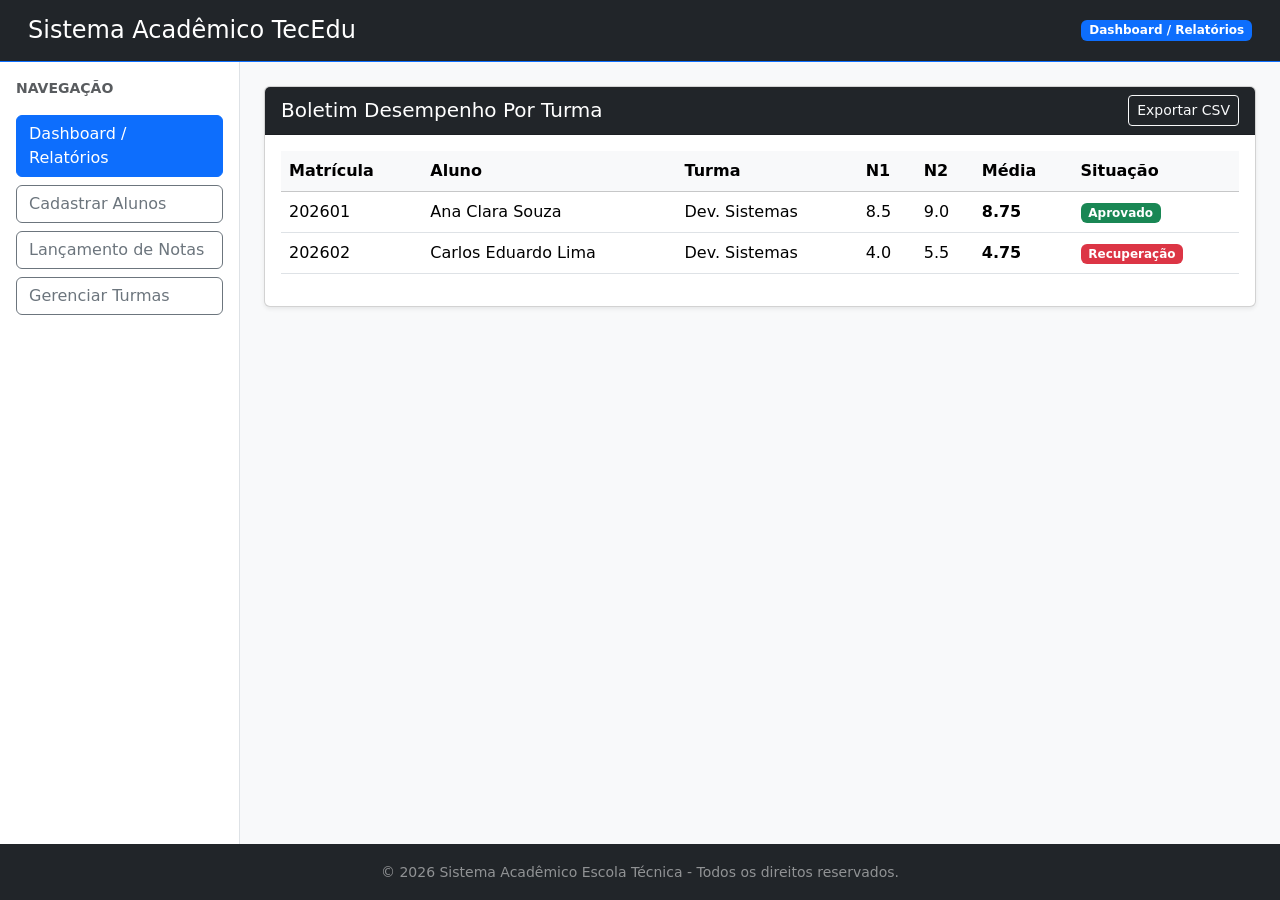
<file: Sistema Acadêmico/Index.html>
<!DOCTYPE html>
<html lang="pt-BR">
<head>
    <meta charset="UTF-8">
    <meta name="viewport" content="width=device-width, initial-scale=1.0">
    <title>Sistema Acadêmico - Escola Técnica</title>
    <link href="https://cdn.jsdelivr.net/npm/bootstrap@5.3.8/dist/css/bootstrap.min.css" rel="stylesheet">
    <style>
        .app-container {
            display: grid;
            grid-template-columns: 240px 1fr;
            grid-template-rows: auto 1fr auto;
            grid-template-areas:
                "header header"
                "aside  main"
                "footer footer";
            min-height: 100vh;
        }

        header { grid-area: header; }
        aside  { grid-area: aside; }
        main   { grid-area: main; }
        footer { grid-area: footer; }

        .nav-menu {
            display: flex;
            flex-direction: column;
            gap: 0.5rem;
        }

        .card-actions {
            display: flex;
            justify-content: flex-end;
            gap: 0.75rem;
        }

        @media (max-width: 768px) {
            .app-container {
                grid-template-columns: 1fr;
                grid-template-areas:
                    "header"
                    "aside"
                    "main"
                    "footer";
            }
        }
    </style>
</head>
<body class="bg-light">

    <div class="app-container">
        <header class="bg-dark text-white p-3 border-bottom border-primary">
            <div class="container-fluid d-flex justify-content-between align-items-center">
                <h1 class="h4 mb-0">Sistema Acadêmico TecEdu</h1>
                <span class="badge bg-primary" id="current-badge">Dashboard / Relatórios</span>
            </div>
        </header>

        <aside class="bg-white p-3 border-end">
            <nav class="nav-menu">
                <span class="text-uppercase text-muted fw-bold small mb-2">Navegação</span>
                <button data-target="dashboard" class="btn btn-outline-primary text-start nav-btn active">Dashboard / Relatórios</button>
                <button data-target="cadastro-aluno" class="btn btn-outline-secondary text-start nav-btn">Cadastrar Alunos</button>
                <button data-target="lancamento-notas" class="btn btn-outline-secondary text-start nav-btn">Lançamento de Notas</button>
                <button data-target="turmas" class="btn btn-outline-secondary text-start nav-btn">Gerenciar Turmas</button>
            </nav>
        </aside>

        <main class="p-4">
            
            <section id="dashboard" class="content-section card shadow-sm mb-4">
                <div class="card-header bg-dark text-white d-flex justify-content-between align-items-center">
                    <h2 class="h5 mb-0">Boletim Desempenho Por Turma</h2>
                    <button class="btn btn-sm btn-outline-light">Exportar CSV</button>
                </div>
                <div class="card-body">
                    <article class="table-responsive">
                        <table class="table table-hover align-middle">
                            <thead class="table-light">
                                <tr>
                                    <th>Matrícula</th>
                                    <th>Aluno</th>
                                    <th>Turma</th>
                                    <th>N1</th>
                                    <th>N2</th>
                                    <th>Média</th>
                                    <th>Situação</th>
                                </tr>
                            </thead>
                            <tbody id="tabela-dashboard">
                                <tr id="aluno-row-202601">
                                    <td>202601</td>
                                    <td class="col-nome">Ana Clara Souza</td>
                                    <td class="col-turma">Dev. Sistemas</td>
                                    <td class="col-n1">8.5</td>
                                    <td class="col-n2">9.0</td>
                                    <td class="col-media"><strong>8.75</strong></td>
                                    <td class="col-situacao"><span class="badge bg-success">Aprovado</span></td>
                                </tr>
                                <tr id="aluno-row-202602">
                                    <td>202602</td>
                                    <td class="col-nome">Carlos Eduardo Lima</td>
                                    <td class="col-turma">Dev. Sistemas</td>
                                    <td class="col-n1">4.0</td>
                                    <td class="col-n2">5.5</td>
                                    <td class="col-media"><strong>4.75</strong></td>
                                    <td class="col-situacao"><span class="badge bg-danger">Recuperação</span></td>
                                </tr>
                            </tbody>
                        </table>
                    </article>
                </div>
            </section>

            <section id="cadastro-aluno" class="content-section card shadow-sm mb-4 d-none">
                <div class="card-header bg-primary text-white">
                    <h2 class="h5 mb-0">Cadastro de Novo Aluno</h2>
                </div>
                <div class="card-body">
                    <div id="alerta-aluno"></div>

                    <form id="form-aluno" method="POST" action="">
                        <div class="row g-3">
                            <div class="col-md-6">
                                <label for="nome_aluno" class="form-label">Nome Completo</label>
                                <input type="text" class="form-control" id="nome_aluno" name="nome_aluno" placeholder="Ex: Lucas Mendes" required>
                            </div>
                            <div class="col-md-6">
                                <label for="email_aluno" class="form-label">E-mail Acadêmico</label>
                                <input type="email" class="form-control" id="email_aluno" name="email_aluno" placeholder="aluno@escola.edu.br" required>
                            </div>
                            <div class="col-md-4">
                                <label for="matricula" class="form-label">Matrícula</label>
                                <input type="number" class="form-control" id="matricula" name="matricula" min="202600" max="202699" placeholder="202603" required>
                            </div>
                            <div class="col-md-4">
                                <label for="turma_aluno" class="form-label">Turma de Ingressão</label>
                                <select class="form-select select-turmas" id="turma_aluno" name="turma_id" required>
                                    <option value="" selected disabled>Selecione...</option>
                                    <option value="Dev. Sistemas">Dev. Sistemas - Módulo 1</option>
                                    <option value="Automação">Automação - Módulo 2</option>
                                </select>
                            </div>
                            <div class="col-md-4">
                                <label class="form-label d-block">Turno</label>
                                <div class="form-check form-check-inline">
                                    <input class="form-check-input" type="radio" name="turno_cad" id="tManha" value="Manhã" checked>
                                    <label class="form-check-label" for="tManha">Manhã</label>
                                </div>
                                <div class="form-check form-check-inline">
                                    <input class="form-check-input" type="radio" name="turno_cad" id="tNoite" value="Noite">
                                    <label class="form-check-label" for="tNoite">Noite</label>
                                </div>
                            </div>
                        </div>
                        <div class="card-actions mt-4">
                            <button type="reset" class="btn btn-outline-secondary">Limpar</button>
                            <button type="submit" class="btn btn-primary">Cadastrar Aluno</button>
                        </div>
                    </form>
                </div>
            </section>

            <section id="lancamento-notas" class="content-section card shadow-sm mb-4 d-none">
                <div class="card-header bg-primary text-white">
                    <h2 class="h5 mb-0">Lançamento e Registro de Notas</h2>
                </div>
                <div class="card-body">
                    <div id="alerta-notas"></div>

                    <form id="form-notas" method="POST" action="">
                        <div class="row g-3">
                            <div class="col-md-6">
                                <label for="turma" class="form-label">Turma / Curso</label>
                                <select class="form-select select-turmas" id="turma" name="turma" required>
                                    <option value="" selected disabled>Selecione a turma...</option>
                                    <option value="Dev. Sistemas">Dev. Sistemas - Módulo 1</option>
                                    <option value="Automação">Automação - Módulo 2</option>
                                </select>
                            </div>
                            <div class="col-md-6">
                                <label for="aluno" class="form-label">Aluno</label>
                                <select class="form-select" id="aluno" name="aluno_id" required>
                                    <option value="" selected disabled>Selecione o aluno...</option>
                                    <option value="202601" data-nome="Ana Clara Souza">Ana Clara Souza (Matrícula: 202601)</option>
                                    <option value="202602" data-nome="Carlos Eduardo Lima">Carlos Eduardo Lima (Matrícula: 202602)</option>
                                </select>
                            </div>
                            <div class="col-md-4">
                                <label for="nota1" class="form-label">Nota N1 (0 a 10)</label>
                                <input type="number" class="form-control" id="nota1" name="nota1" min="0" max="10" step="0.1" placeholder="0.0" required>
                            </div>
                            <div class="col-md-4">
                                <label for="nota2" class="form-label">Nota N2 (0 a 10)</label>
                                <input type="number" class="form-control" id="nota2" name="nota2" min="0" max="10" step="0.1" placeholder="0.0" required>
                            </div>
                            <div class="col-md-4">
                                <label for="faltas" class="form-label">Total de Faltas</label>
                                <input type="number" class="form-control" id="faltas" name="faltas" min="0" max="100" placeholder="0" required>
                            </div>
                        </div>
                        <div class="card-actions mt-4">
                            <button type="reset" class="btn btn-outline-secondary">Limpar</button>
                            <button type="submit" class="btn btn-primary">Lançar Nota</button>
                        </div>
                    </form>
                </div>
            </section>

            <section id="turmas" class="content-section card shadow-sm mb-4 d-none">
                <div class="card-header bg-primary text-white">
                    <h2 class="h5 mb-0">Gestão de Turmas e Professores</h2>
                </div>
                <div class="card-body">
                    <div id="alerta-turmas"></div>

                    <form id="form-turmas" method="POST" action="" class="mb-4 pb-3 border-bottom">
                        <div class="row g-3">
                            <div class="col-md-5">
                                <label for="nome_turma" class="form-label">Nome da Turma</label>
                                <input type="text" class="form-control" id="nome_turma" name="nome_turma" placeholder="Ex: T-DS2026-2" required>
                            </div>
                            <div class="col-md-5">
                                <label for="prof_resp" class="form-label">Professor Responsável</label>
                                <input type="text" class="form-control" id="prof_resp" name="prof_resp" placeholder="Ex: Prof. Ricardo Silva" required>
                            </div>
                            <div class="col-md-2 d-flex align-items-end">
                                <button type="submit" class="btn btn-primary w-100">Criar Turma</button>
                            </div>
                        </div>
                    </form>
                    <div class="table-responsive">
                        <table class="table table-bordered">
                            <thead class="table-light">
                                <tr>
                                    <th>Código</th>
                                    <th>Turma</th>
                                    <th>Professor</th>
                                    <th>Ações</th>
                                </tr>
                            </thead>
                            <tbody id="tabela-turmas">
                                <tr>
                                    <td>#10</td>
                                    <td>Dev. Sistemas - Módulo 1</td>
                                    <td>Prof. Ricardo Silva</td>
                                    <td><button class="btn btn-sm btn-outline-danger btn-excluir">Excluir</button></td>
                                </tr>
                            </tbody>
                        </table>
                    </div>
                </div>
            </section>

        </main>

        <footer class="bg-dark text-white-50 p-3 text-center">
            <small>&copy; 2026 Sistema Acadêmico Escola Técnica - Todos os direitos reservados.</small>
        </footer>
    </div>

    <script>
        document.querySelectorAll('.nav-btn').forEach(button => {
            button.addEventListener('click', () => {
                document.querySelectorAll('.nav-btn').forEach(b => {
                    b.classList.remove('btn-outline-primary', 'active');
                    b.classList.add('btn-outline-secondary');
                });
                button.classList.remove('btn-outline-secondary');
                button.classList.add('btn-outline-primary', 'active');

                document.querySelectorAll('.content-section').forEach(sec => sec.classList.add('d-none'));
                const targetId = button.getAttribute('data-target');
                document.getElementById(targetId).classList.remove('d-none');

                document.getElementById('current-badge').textContent = button.textContent;
            });
        });

        function exibirAlerta(containerId, mensagem) {
            const container = document.getElementById(containerId);
            container.innerHTML = `
                <div class="alert alert-success alert-dismissible fade show" role="alert">
                    <strong>Sucesso!</strong> ${mensagem}
                    <button type="button" class="btn-close" data-bs-dismiss="alert" aria-label="Close"></button>
                </div>
            `;
        }

        let codTurma = 11;
        document.getElementById('form-turmas').addEventListener('submit', function(e) {
            e.preventDefault();
            const nomeTurma = document.getElementById('nome_turma').value;
            const profResp = document.getElementById('prof_resp').value;

            const tbody = document.getElementById('tabela-turmas');
            const newRow = document.createElement('tr');
            newRow.innerHTML = `
                <td>#${codTurma++}</td>
                <td>${nomeTurma}</td>
                <td>${profResp}</td>
                <td><button class="btn btn-sm btn-outline-danger btn-excluir">Excluir</button></td>
            `;
            tbody.appendChild(newRow);

            document.querySelectorAll('.select-turmas').forEach(select => {
                const opt = new Option(nomeTurma, nomeTurma);
                select.add(opt);
            });

            exibirAlerta('alerta-turmas', 'turma criada');
            this.reset();
        });

        document.getElementById('form-aluno').addEventListener('submit', function(e) {
            e.preventDefault();
            const nome = document.getElementById('nome_aluno').value;
            const mat = document.getElementById('matricula').value;
            const turma = document.getElementById('turma_aluno').value;

            const selectAluno = document.getElementById('aluno');
            const newOpt = new Option(`${nome} (Matrícula: ${mat})`, mat);
            newOpt.dataset.nome = nome;
            selectAluno.add(newOpt);

            const tbody = document.getElementById('tabela-dashboard');
            const tr = document.createElement('tr');
            tr.id = `aluno-row-${mat}`;
            tr.innerHTML = `
                <td>${mat}</td>
                <td class="col-nome">${nome}</td>
                <td class="col-turma">${turma}</td>
                <td class="col-n1">-</td>
                <td class="col-n2">-</td>
                <td class="col-media"><strong>-</strong></td>
                <td class="col-situacao"><span class="badge bg-secondary">Pendente</span></td>
            `;
            tbody.appendChild(tr);

            exibirAlerta('alerta-aluno', 'cadastro feito');
            this.reset();
        });

        document.getElementById('form-notas').addEventListener('submit', function(e) {
            e.preventDefault();
            const selectAluno = document.getElementById('aluno');
            const mat = selectAluno.value;
            const selectedOption = selectAluno.options[selectAluno.selectedIndex];
            
            const turma = document.getElementById('turma').value;
            const n1 = parseFloat(document.getElementById('nota1').value);
            const n2 = parseFloat(document.getElementById('nota2').value);
            const media = ((n1 + n2) / 2).toFixed(2);
            
            const situacaoBadge = media >= 6 
                ? '<span class="badge bg-success">Aprovado</span>' 
                : '<span class="badge bg-danger">Recuperação</span>';

            let tr = document.getElementById(`aluno-row-${mat}`);

            if (tr) {
                tr.querySelector('.col-turma').textContent = turma;
                tr.querySelector('.col-n1').textContent = n1.toFixed(1);
                tr.querySelector('.col-n2').textContent = n2.toFixed(1);
                tr.querySelector('.col-media').innerHTML = `<strong>${media}</strong>`;
                tr.querySelector('.col-situacao').innerHTML = situacaoBadge;
            } else {
                const nomeStr = selectedOption.dataset.nome || selectedOption.text.split(' (')[0];
                const tbody = document.getElementById('tabela-dashboard');
                tr = document.createElement('tr');
                tr.id = `aluno-row-${mat}`;
                tr.innerHTML = `
                    <td>${mat}</td>
                    <td class="col-nome">${nomeStr}</td>
                    <td class="col-turma">${turma}</td>
                    <td class="col-n1">${n1.toFixed(1)}</td>
                    <td class="col-n2">${n2.toFixed(1)}</td>
                    <td class="col-media"><strong>${media}</strong></td>
                    <td class="col-situacao">${situacaoBadge}</td>
                `;
                tbody.appendChild(tr);
            }

            exibirAlerta('alerta-notas', 'notas lançadas');
            this.reset();
        });

        document.getElementById('tabela-turmas').addEventListener('click', function(e) {
            if (e.target.classList.contains('btn-excluir')) {
                e.target.closest('tr').remove();
            }
        });
    </script>

    <script src="https://cdn.jsdelivr.net/npm/bootstrap@5.3.8/dist/js/bootstrap.bundle.min.js"></script>
</body>
</html>
</file>
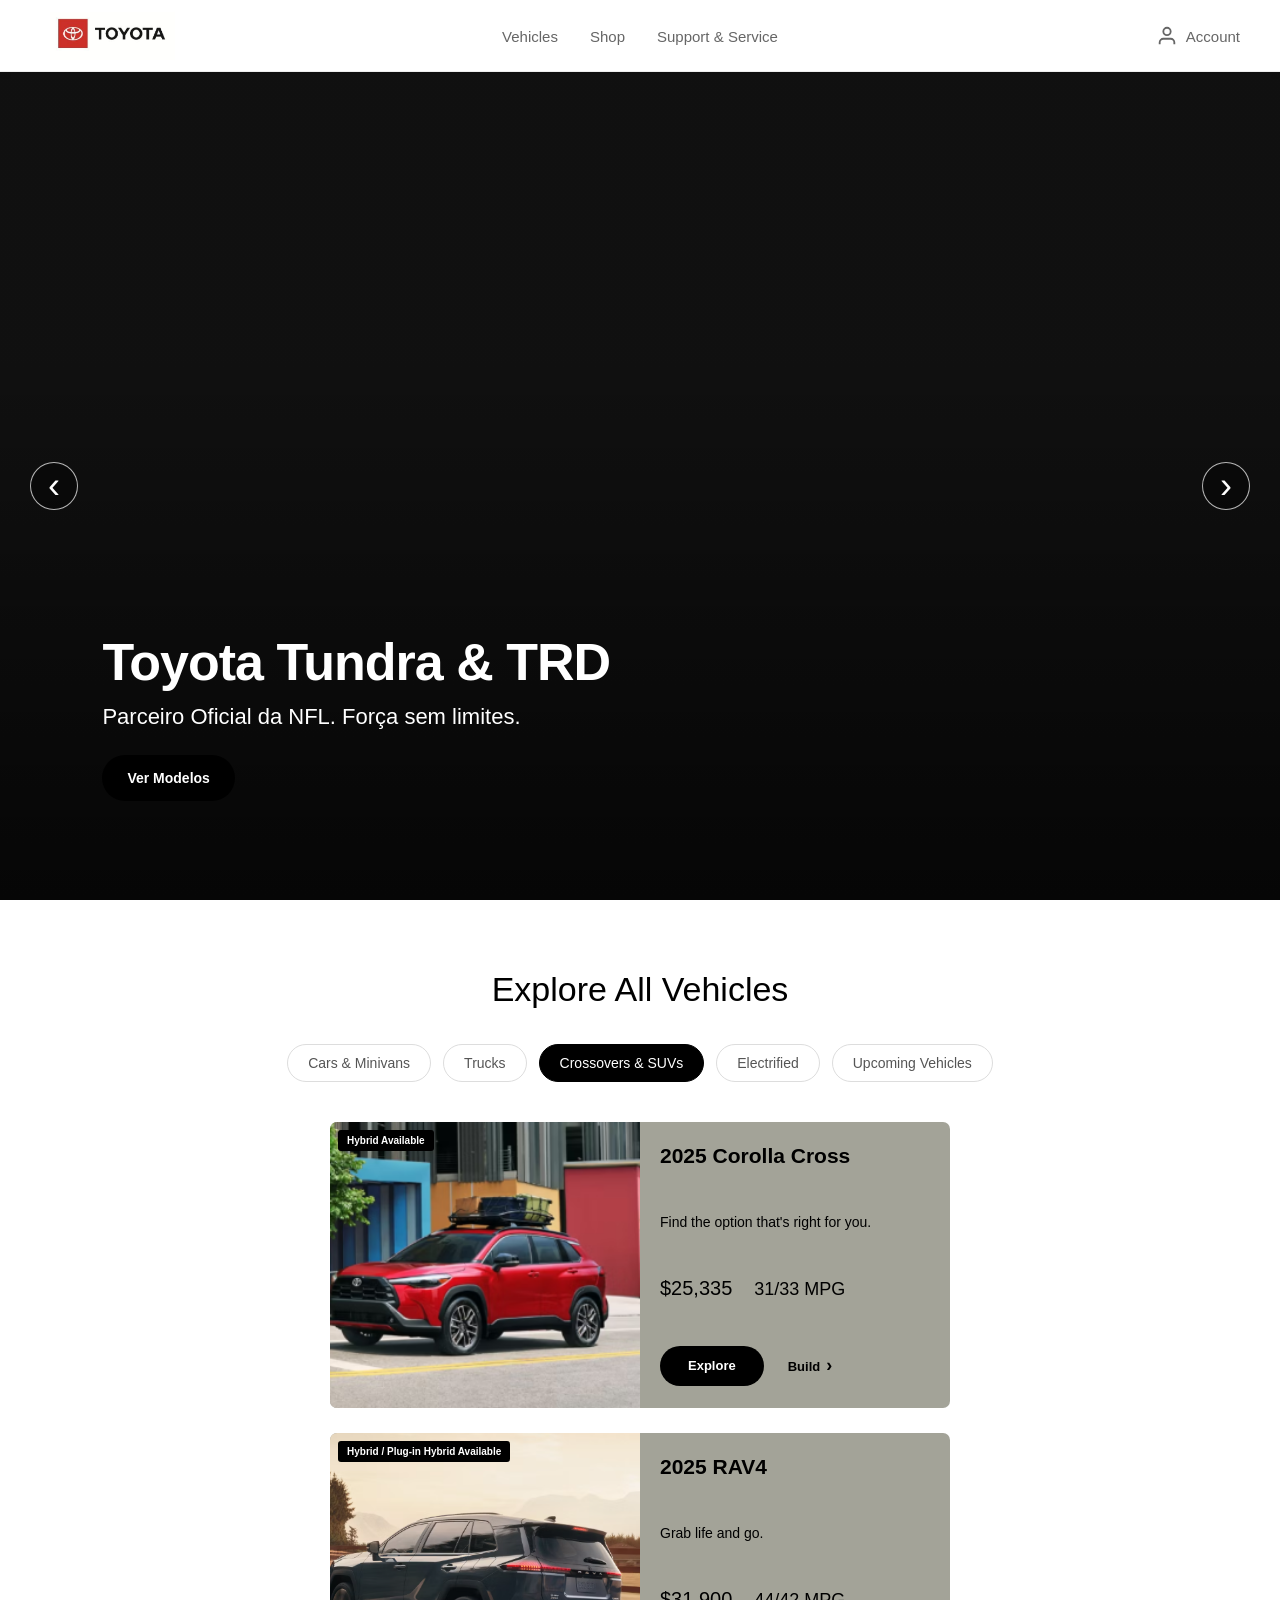
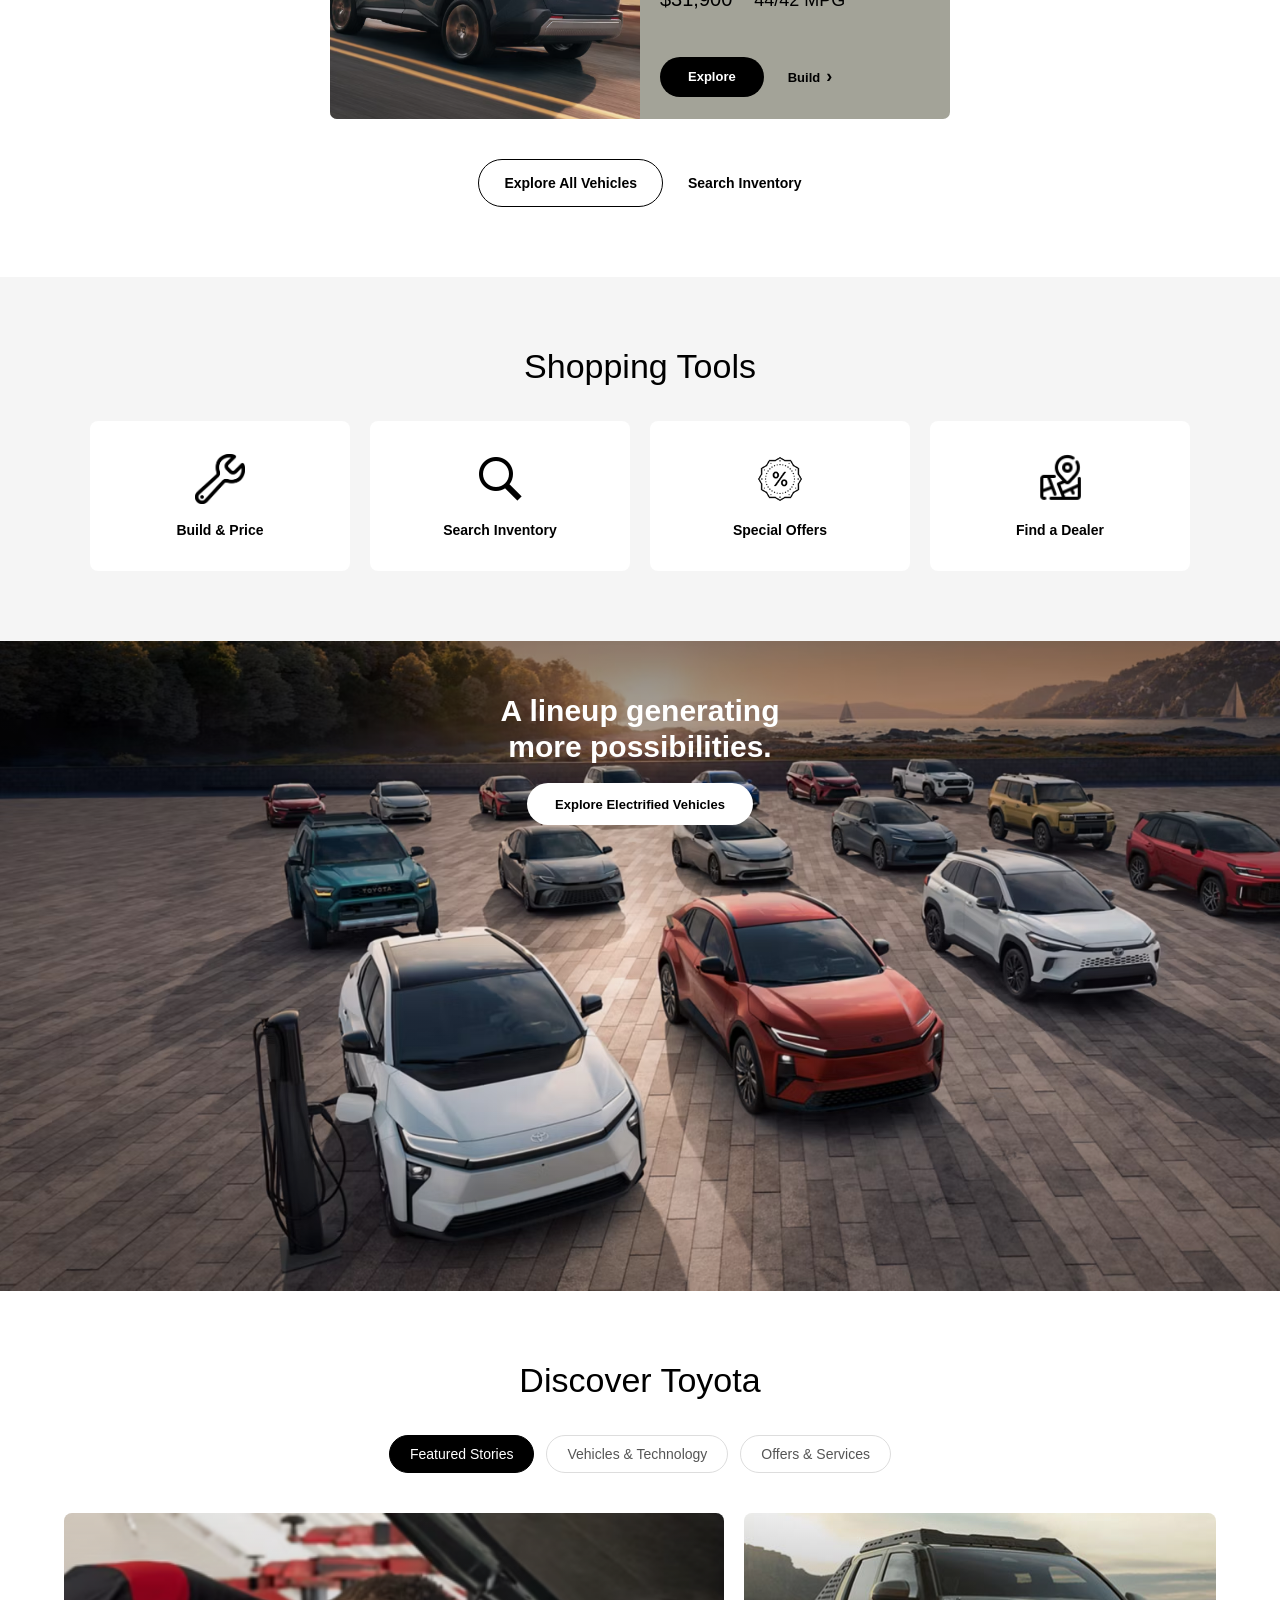
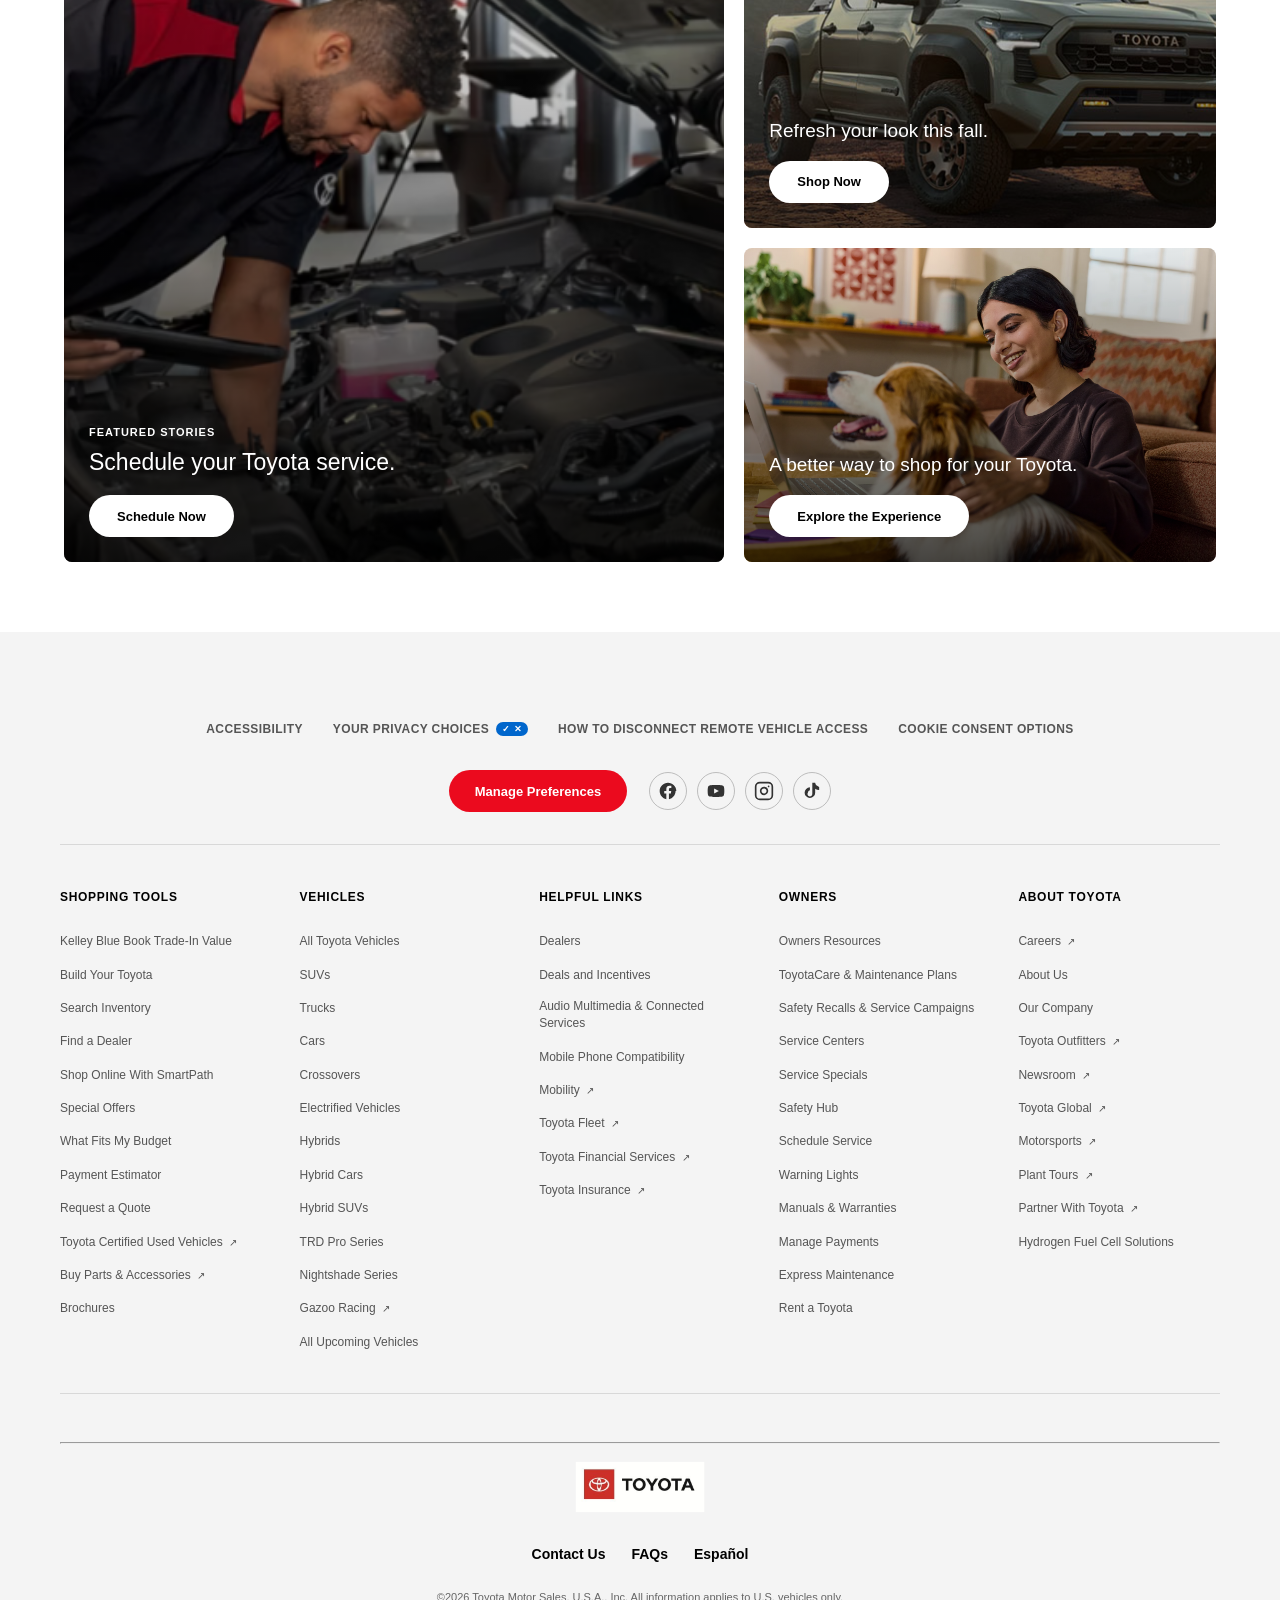
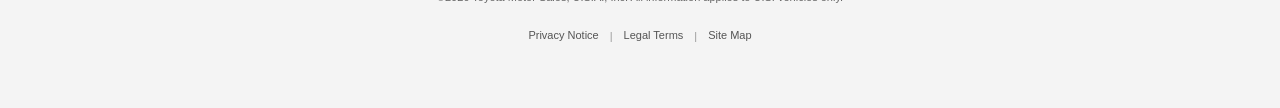
<file: SiteToyota/index.html>
<!DOCTYPE html>
<html lang="pt-BR">
<head>
    <meta charset="UTF-8">
    <meta name="viewport" content="width=device-width, initial-scale=1.0">
    <link rel="stylesheet" href="style.css">
    <link rel="stylesheet"
        href="style.css">
    <title>Toyota</title>
</head>

<body>

<header class="menu">
    <nav>
        <div class="logo-container">
            <img src="imagens/toyotaredlogo.png" alt="Toyota Logo" id="imgLogo">
        </div>

        <ul class="menu-navegacao">
            <li>
                <a href="javascript:void(0);" id="vehiclesBtn">
                    Vehicles
                </a>
            </li>

            <li>
                <a href="#Shop" id="shopBtn">
                    Shop
                </a>
            </li>

            <li>
                <a href="#Support-Service" id="supportBtn">
                    Support & Service
                </a>
            </li>
        </ul>

        <div class="account-container">
            <button class="account-trigger" id="accountBtn">
                <svg width="22" height="22" viewBox="0 0 24 24" fill="none"
                    stroke="currentColor" stroke-width="2">
                    <circle cx="12" cy="7" r="4"></circle>
                    <path d="M20 21v-2a4 4 0 0 0-4-4H8a4 4 0 0 0-4 4v2"></path>
                </svg>

                <span>Account</span>
            </button>

            <div class="toyota-card-modal" id="accountModal">
                <h2 class="card-title">
                    Personalize Your Toyota Experience
                </h2>

                <p class="card-subtitle">
                    Create an account or sign in to access all the tools
                    for your Toyota in one place.
                </p>

                <button class="cta-button">
                    Create Account Or Sign In
                </button>

                <div class="menu-list">

                    <div class="menu-item open">
                        <div class="menu-header">
                            <div class="menu-title-group">
                                <svg width="20" height="20" viewBox="0 0 24 24"
                                    fill="none" stroke="currentColor"
                                    stroke-width="1.8">
                                    <path d="M18 8A6 6 0 0 0 6 8c0 7-3 9-3 9h18s-3-2-3-9"></path>
                                    <path d="M13.73 21a2 2 0 0 1-3.46 0"></path>
                                </svg>

                                <span>Notifications</span>
                            </div>
                        </div>

                        <p class="menu-content">
                            You currently have no notifications.
                        </p>
                    </div>

                    <div class="menu-item">
                        <div class="menu-header">
                            <div class="menu-title-group">
                                <svg width="20" height="20" viewBox="0 0 24 24"
                                    fill="none" stroke="currentColor"
                                    stroke-width="1.8">
                                    <circle cx="12" cy="12" r="9"></circle>
                                    <path d="M12 8v4l3 3"></path>
                                </svg>

                                <span>My Saves</span>
                            </div>
                        </div>
                    </div>

                    <div class="menu-item">
                        <div class="menu-header">
                            <div class="menu-title-group">
                                <svg width="20" height="20" viewBox="0 0 24 24"
                                    fill="none" stroke="currentColor"
                                    stroke-width="1.8">
                                    <circle cx="12" cy="12" r="3"></circle>
                                    <path d="M19.4 15a1.65 1.65 0 0 0 .33 1.82l.06.06a2 2 0 0 1 0 2.83 2 2 0 0 1-2.83 0l-.06-.06a1.65 1.65 0 0 0-1.82-.33 1.65 1.65 0 0 0-1 1.51V21a2 2 0 0 1-2 2 2 2 0 0 1-2-2v-.09A1.65 1.65 0 0 0 9 19.4a1.65 1.65 0 0 0-1.82.33l-.06.06a2 2 0 0 1-2.83 0 2 2 0 0 1 0-2.83l.06-.06a1.65 1.65 0 0 0 .33-1.82 1.65 1.65 0 0 0-1.51-1H3a2 2 0 0 1-2-2 2 2 0 0 1 2-2h.09A1.65 1.65 0 0 0 4.6 9a1.65 1.65 0 0 0-.33-1.82l-.06-.06a2 2 0 0 1 0-2.83 2 2 0 0 1 2.83 0l.06.06a1.65 1.65 0 0 0 1.82.33H9a1.65 1.65 0 0 0 1-1.51V3a2 2 0 0 1 2-2 2 2 0 0 1 2 2v.09a1.65 1.65 0 0 0 1 1.51 1.65 1.65 0 0 0 1.82-.33l.06-.06a2 2 0 0 1 2.83 0 2 2 0 0 1 0 2.83l-.06.06a1.65 1.65 0 0 0-.33 1.82V9a1.65 1.65 0 0 0 1.51 1H21a2 2 0 0 1 2 2 2 2 0 0 1-2 2h-.09a1.65 1.65 0 0 0-1.51 1z"></path>
                                </svg>

                                <span>Settings</span>
                            </div>
                        </div>
                    </div>

                </div>
            </div>
        </div>
    </nav>

    <div class="mega-menu" id="megaMenuShop">
        <div class="mega-menu-container">

            <div class="mega-col">
                <h3 class="mega-title">SHOPPING TOOLS</h3>

                <ul>
                    <li><a href="#Shop">View Special Offers</a></li>
                    <li><a href="#Shop">Build & Price</a></li>
                    <li><a href="#Shop">Compare Vehicles</a></li>
                    <li><a href="#Shop">Electrified</a></li>
                    <li><a href="#Shop">Find a Dealer</a></li>
                </ul>
            </div>

            <div class="mega-col">
                <h3 class="mega-title">INVENTORY & FINANCE</h3>

                <ul>
                    <li><a href="#Shop">Search Inventory</a></li>
                    <li><a href="#Shop">Shop Online with SmartPath</a></li>
                    <li><a href="#Shop">Vehicle Brochures</a></li>
                    <li><a href="#Shop">Toyota Certified Used Vehicles</a></li>
                    <li><a href="#Shop">Buy Parts & Accessories</a></li>
                    <li><a href="#Shop">Manage Payments</a></li>
                </ul>
            </div>

            <div class="mega-col mega-account-card">
                <h3 class="mega-title">MY TOYOTA</h3>

                <h2>Build Your Toyota</h2>

                <p>
                    Customize your Toyota with colors,
                    options and accessories to suit your lifestyle.
                </p>

                <button class="mega-btn-black">
                    Build Now
                </button>
            </div>

        </div>
    </div>

    <div class="mega-menu" id="megaMenuSupport">
        <div class="mega-menu-container">

            <div class="mega-col">
                <h3 class="mega-title">
                    LEARN ABOUT YOUR TOYOTA
                </h3>

                <ul>
                    <li><a href="#Support-Service">Owners Resources</a></li>
                    <li><a href="#Support-Service">My Vehicles Dashboard</a></li>
                    <li><a href="#Support-Service">Warning Lights</a></li>
                    <li><a href="#Support-Service">Manuals & Warranties</a></li>
                    <li><a href="#Support-Service">Manage Subscriptions</a></li>
                    <li><a href="#Support-Service">Vehicle Specs</a></li>
                </ul>
            </div>

            <div class="mega-col">
                <h3 class="mega-title">
                    MAINTAIN YOUR TOYOTA
                </h3>

                <ul>
                    <li><a href="#Support-Service">Schedule Service</a></li>
                    <li><a href="#Support-Service">Service Specials</a></li>
                    <li><a href="#Support-Service">Service History</a></li>
                    <li><a href="#Support-Service">Certified Collision Centers</a></li>
                    <li><a href="#Support-Service">Recalls & Service Campaigns</a></li>
                    <li><a href="#Support-Service">Genuine Parts</a></li>
                </ul>
            </div>

            <div class="mega-col mega-account-card">
                <h3 class="mega-title">MY TOYOTA</h3>

                <h2>
                    Personalize Your Toyota Experience
                </h2>

                <p>
                    Create an account or sign in to access
                    all the tools for your Toyota in one place.
                </p>

                <button class="mega-btn-black">
                    Create Account Or Sign In
                </button>
            </div>

        </div>
    </div>
</header>


<section class="hero-section">

    <div class="hero-slides-container">

        <div class="hero-slide active">
            <video class="hero-bg" autoplay muted loop playsinline preload="auto">
                <source src="imagens/TYSB1698000H.mp4" type="video/mp4">
            </video>

            <div class="hero-content">
                <h1>Toyota Tundra &amp; TRD</h1>
                <p>Parceiro Oficial da NFL. Força sem limites.</p>
                <button class="btn-primary">Ver Modelos</button>
            </div>
        </div>

        <div class="hero-slide">
            <img src="imagens/LND_MY24_0018_V002.avif"
                alt="Toyota Land Cruiser"
                class="hero-bg">

            <div class="hero-content">
                <h1>Land Cruiser 2024</h1>
                <p>A lenda do todo-o-terreno reinventada.</p>
                <button class="btn-primary">Explorar</button>
            </div>
        </div>

        <div class="hero-slide">
            <img src="imagens/COH_MY27_0020_V001.avif"
                alt="Toyota Corolla Lineup"
                class="hero-bg">

            <div class="hero-content">
                <h1>Corolla Heritage</h1>
                <p>Do passado ao presente, a inovação continua.</p>
                <button class="btn-primary">Descobrir Mais</button>
            </div>
        </div>

        <div class="hero-slide">
            <img src="imagens/mp1.webp"
                alt="Toyota Crown 2027"
                class="hero-bg">

            <div class="hero-content">
                <h1>Toyota Crown 2027</h1>
                <p>Potência. Precisão. Prestígio.</p>
                <button class="btn-primary">Saber Mais</button>
            </div>
        </div>

        <div class="hero-slide">
            <img src="imagens/CHB_MY27_0001_V001.avif"
                alt="Toyota Corolla Hatchback"
                class="hero-bg">

            <div class="hero-content">
                <h1>Corolla Hatchback 2027</h1>
                <p>Design desportivo e dinâmica urbana.</p>
                <button class="btn-primary">Saber Mais</button>
            </div>
        </div>

    </div>

    <button class="hero-arrow prev" id="prevSlide" aria-label="Anterior">
        ‹
    </button>

    <button class="hero-arrow next" id="nextSlide" aria-label="Próximo">
        ›
    </button>

    <div class="hero-dots" id="heroDots" aria-label="Navegação dos slides"></div>

</section>


<section class="explore-section sec-padding" id="Vehicles">

    <h2>Explore All Vehicles</h2>

    <ul class="tabs">
        <li>Cars & Minivans</li>
        <li>Trucks</li>
        <li class="active">Crossovers & SUVs</li>
        <li>Electrified</li>
        <li>Upcoming Vehicles</li>
    </ul>

    <div class="car-cards-container">

        <div class="car-card">
            <img src="imagens/mp2.png" alt="Corolla Cross">

            <div class="car-info">
                <span class="badge">Hybrid Available</span>

                <h3>2025 Corolla Cross</h3>

                <p>Find the option that's right for you.</p>

                <div class="price-row">
                    <span class="price">$25,335</span>
                    <span class="mpg">31/33 MPG</span>
                </div>

                <div class="card-actions">
                    <button class="btn-primary">Explore</button>
                    <a href="#">Build</a>
                </div>
            </div>
        </div>


        <div class="car-card">
            <img src="imagens/mp3.png" alt="RAV4">

            <div class="car-info">
                <span class="badge">
                    Hybrid / Plug-in Hybrid Available
                </span>

                <h3>2025 RAV4</h3>

                <p>Grab life and go.</p>

                <div class="price-row">
                    <span class="price">$31,900</span>
                    <span class="mpg">44/42 MPG</span>
                </div>

                <div class="card-actions">
                    <button class="btn-primary">Explore</button>
                    <a href="#">Build</a>
                </div>
            </div>
        </div>

    </div>

    <div class="explore-footer">
        <button class="btn-outline">
            Explore All Vehicles
        </button>

        <a href="#">
            Search Inventory
        </a>
    </div>

</section>


<section class="tools-section sec-padding bg-light" id="Shop">

    <h2>Shopping Tools</h2>

    <div class="tools-grid">

        <div class="tool-card">
            <img src="imagens/mp4.png" alt="Build and Price">
            <span>Build & Price</span>
        </div>

        <div class="tool-card">
            <img src="imagens/mp5.png" alt="Search Inventory">
            <span>Search Inventory</span>
        </div>

        <div class="tool-card">
            <img src="imagens/mp6.png" alt="Special Offers">
            <span>Special Offers</span>
        </div>

        <div class="tool-card">
            <img src="imagens/mp7.png" alt="Find a Dealer">
            <span>Find a Dealer</span>
        </div>

    </div>

</section>


<section class="ev-banner">

    <img src="imagens/mp8.avif"
        alt="Electrified Toyota Vehicles"
        class="ev-bg">

    <div class="ev-content">
        <h2>
            A lineup generating<br>
            more possibilities.
        </h2>

        <button class="btn-primary-white">
            Explore Electrified Vehicles
        </button>
    </div>

</section>


<section class="discover-section sec-padding" id="Support-Service">

    <h2>Discover Toyota</h2>

    <ul class="tabs">
        <li class="active">Featured Stories</li>
        <li>Vehicles & Technology</li>
        <li>Offers & Services</li>
    </ul>

    <div class="discover-grid">

        <div class="discover-card large">

            <img src="imagens/mp9.png"
                alt="Toyota Service">

            <div class="discover-info">

                <span>FEATURED STORIES</span>

                <h3>
                    Schedule your Toyota service.
                </h3>

                <button class="btn-primary-white">
                    Schedule Now
                </button>

            </div>
        </div>


        <div class="discover-small-grid">

            <div class="discover-card small">

                <img src="imagens/mp10.jpg"
                    alt="Toyota Accessories">

                <div class="discover-info">

                    <h3>
                        Refresh your look this fall.
                    </h3>

                    <button class="btn-primary-white">
                        Shop Now
                    </button>

                </div>
            </div>


            <div class="discover-card small">

                <img src="imagens/mp11.avif"
                    alt="Toyota SmartPath">

                <div class="discover-info">

                    <h3>
                        A better way to shop for your Toyota.
                    </h3>

                    <button class="btn-primary-white">
                        Explore the Experience
                    </button>

                </div>
            </div>

        </div>

    </div>

</section>


<footer class="toyota-footer">

    <div class="footer-container">

        <div class="footer-top-bar">

            <div class="footer-top-links">

                <a href="#">Accessibility</a>

                <a href="#" class="privacy-choices">
                    YOUR PRIVACY CHOICES

                    <span class="privacy-toggle">
                        <span>✓</span>
                        <span>✕</span>
                    </span>
                </a>

                <a href="#">
                    HOW TO DISCONNECT REMOTE VEHICLE ACCESS
                </a>

                <a href="#">
                    Cookie Consent Options
                </a>

            </div>

            <div class="footer-top-bottom-row">

                <button class="btn-manage-preferences">
                    Manage Preferences
                </button>

                <div class="social-icons">

                    <a href="#" class="social-icon" aria-label="Facebook">
                        <svg width="20" height="20" viewBox="0 0 24 24" fill="currentColor">
                            <path d="M22 12c0-5.52-4.48-10-10-10S2 6.48 2 12c0 4.84 3.44 8.87 8 9.8V15H7.5v-3H10V9.5C10 7.01 11.49 5.6 13.77 5.6c1.09 0 2.23.2 2.23.2v2.45h-1.26c-1.24 0-1.63.77-1.63 1.56V12h2.77l-.44 3h-2.33v6.8c4.56-.93 8-4.96 8-9.8z"/>
                        </svg>
                    </a>

                    <a href="#" class="social-icon" aria-label="YouTube">
                        <svg width="20" height="20" viewBox="0 0 24 24" fill="currentColor">
                            <path d="M21.58 7.19a2.71 2.71 0 0 0-1.9-1.9C18 4.75 12 4.75 12 4.75s-6 0-7.68.54a2.71 2.71 0 0 0-1.9 1.9C2 8.88 2 12 2 12s0 3.12.42 4.81a2.71 2.71 0 0 0 1.9 1.9c1.68.54 7.68.54 7.68.54s6 0 7.68-.54a2.71 2.71 0 0 0 1.9-1.9C22 15.12 22 12 22 12s0-3.12-.42-4.81zM9.75 15.02V8.98L15.5 12l-5.75 3.02z"/>
                        </svg>
                    </a>

                    <a href="#" class="social-icon" aria-label="Instagram">
                        <svg width="20" height="20" viewBox="0 0 24 24"
                            fill="none" stroke="currentColor"
                            stroke-width="2" stroke-linecap="round"
                            stroke-linejoin="round">
                            <rect x="2" y="2" width="20" height="20" rx="5" ry="5"></rect>
                            <path d="M16 11.37A4 4 0 1 1 12.63 8 4 4 0 0 1 16 11.37z"></path>
                            <line x1="17.5" y1="6.5" x2="17.51" y2="6.5"></line>
                        </svg>
                    </a>

                    <a href="#" class="social-icon" aria-label="TikTok">
                        <svg width="20" height="20" viewBox="0 0 24 24" fill="currentColor">
                            <path d="M19.59 6.69a4.83 4.83 0 0 1-3.77-4.25V2h-3.45v13.67a2.89 2.89 0 1 1-5.2-1.74 2.89 2.89 0 0 1 2.31-2.83V7.62a6.34 6.34 0 1 0 6.34 6.34V9.28a8.28 8.28 0 0 0 4.77 1.41V7.24a4.8 4.8 0 0 1-1-.55z"/>
                        </svg>
                    </a>

                </div>

            </div>

        </div>


        <div class="footer-columns">

            <div class="footer-column">
                <h3>SHOPPING TOOLS</h3>

                <ul>
                    <li><a href="#">Kelley Blue Book Trade-In Value</a></li>
                    <li><a href="#">Build Your Toyota</a></li>
                    <li><a href="#">Search Inventory</a></li>
                    <li><a href="#">Find a Dealer</a></li>
                    <li><a href="#">Shop Online With SmartPath</a></li>
                    <li><a href="#">Special Offers</a></li>
                    <li><a href="#">What Fits My Budget</a></li>
                    <li><a href="#">Payment Estimator</a></li>
                    <li><a href="#">Request a Quote</a></li>
                    <li><a href="#">Toyota Certified Used Vehicles <span class="external-icon">↗</span></a></li>
                    <li><a href="#">Buy Parts & Accessories <span class="external-icon">↗</span></a></li>
                    <li><a href="#">Brochures</a></li>
                </ul>
            </div>


            <div class="footer-column">
                <h3>VEHICLES</h3>

                <ul>
                    <li><a href="#">All Toyota Vehicles</a></li>
                    <li><a href="#">SUVs</a></li>
                    <li><a href="#">Trucks</a></li>
                    <li><a href="#">Cars</a></li>
                    <li><a href="#">Crossovers</a></li>
                    <li><a href="#">Electrified Vehicles</a></li>
                    <li><a href="#">Hybrids</a></li>
                    <li><a href="#">Hybrid Cars</a></li>
                    <li><a href="#">Hybrid SUVs</a></li>
                    <li><a href="#">TRD Pro Series</a></li>
                    <li><a href="#">Nightshade Series</a></li>
                    <li><a href="#">Gazoo Racing <span class="external-icon">↗</span></a></li>
                    <li><a href="#">All Upcoming Vehicles</a></li>
                </ul>
            </div>


            <div class="footer-column">
                <h3>HELPFUL LINKS</h3>

                <ul>
                    <li><a href="#">Dealers</a></li>
                    <li><a href="#">Deals and Incentives</a></li>
                    <li><a href="#">Audio Multimedia & Connected Services</a></li>
                    <li><a href="#">Mobile Phone Compatibility</a></li>
                    <li><a href="#">Mobility <span class="external-icon">↗</span></a></li>
                    <li><a href="#">Toyota Fleet <span class="external-icon">↗</span></a></li>
                    <li><a href="#">Toyota Financial Services <span class="external-icon">↗</span></a></li>
                    <li><a href="#">Toyota Insurance <span class="external-icon">↗</span></a></li>
                </ul>
            </div>


            <div class="footer-column">
                <h3>OWNERS</h3>

                <ul>
                    <li><a href="#">Owners Resources</a></li>
                    <li><a href="#">ToyotaCare & Maintenance Plans</a></li>
                    <li><a href="#">Safety Recalls & Service Campaigns</a></li>
                    <li><a href="#">Service Centers</a></li>
                    <li><a href="#">Service Specials</a></li>
                    <li><a href="#">Safety Hub</a></li>
                    <li><a href="#">Schedule Service</a></li>
                    <li><a href="#">Warning Lights</a></li>
                    <li><a href="#">Manuals & Warranties</a></li>
                    <li><a href="#">Manage Payments</a></li>
                    <li><a href="#">Express Maintenance</a></li>
                    <li><a href="#">Rent a Toyota</a></li>
                </ul>
            </div>


            <div class="footer-column">
                <h3>ABOUT TOYOTA</h3>

                <ul>
                    <li><a href="#">Careers <span class="external-icon">↗</span></a></li>
                    <li><a href="#">About Us</a></li>
                    <li><a href="#">Our Company</a></li>
                    <li><a href="#">Toyota Outfitters <span class="external-icon">↗</span></a></li>
                    <li><a href="#">Newsroom <span class="external-icon">↗</span></a></li>
                    <li><a href="#">Toyota Global <span class="external-icon">↗</span></a></li>
                    <li><a href="#">Motorsports <span class="external-icon">↗</span></a></li>
                    <li><a href="#">Plant Tours <span class="external-icon">↗</span></a></li>
                    <li><a href="#">Partner With Toyota <span class="external-icon">↗</span></a></li>
                    <li><a href="#">Hydrogen Fuel Cell Solutions</a></li>
                </ul>
            </div>

        </div>


        <hr class="footer-divider">


        <div class="footer-bottom">

            <div class="footer-logo">
                <img src="imagens/toyotaredlogo.png" alt="Toyota Logo">
            </div>

            <div class="footer-bottom-main-links">
                <a href="#">Contact Us</a>
                <a href="#">FAQs</a>
                <a href="#">Español</a>
            </div>

            <p class="footer-copyright">
                ©2026 Toyota Motor Sales, U.S.A., Inc.
                All information applies to U.S. vehicles only.
            </p>

            <div class="footer-legal-links">
                <a href="#">Privacy Notice</a>
                <span class="separator">|</span>
                <a href="#">Legal Terms</a>
                <span class="separator">|</span>
                <a href="#">Site Map</a>
            </div>

        </div>

    </div>

</footer>


<script src="script.js"></script>

</body>
</html>
</file>
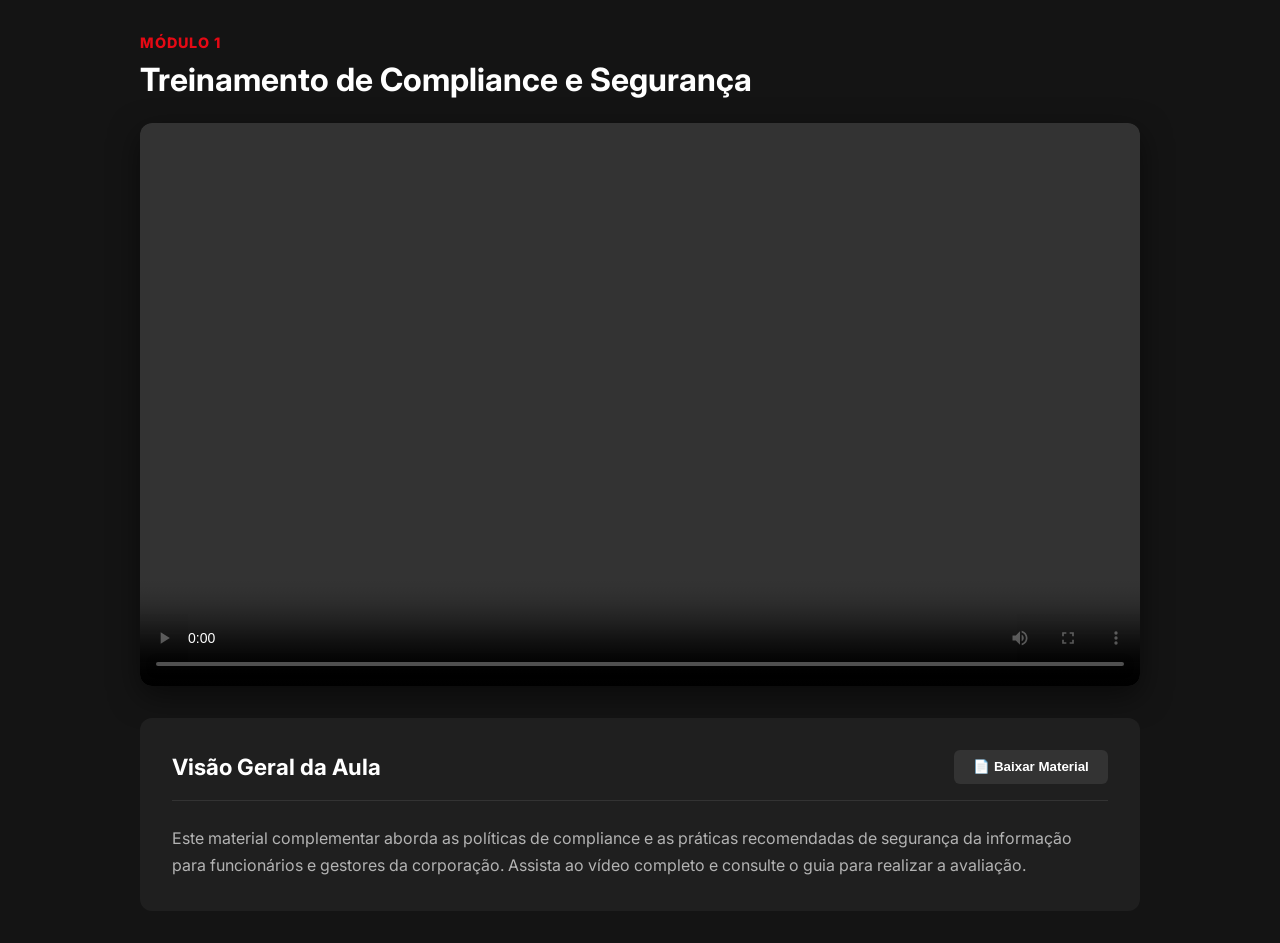
<file: CorporateFlix/Aula normal.html>
<!DOCTYPE html>
<html lang="pt-BR">
<head>
    <meta charset="UTF-8">
    <meta name="viewport" content="width=device-width, initial-scale=1.0">
    <link rel="preconnect" href="https://fonts.googleapis.com">
    <link rel="preconnect" href="https://fonts.gstatic.com" crossorigin>
    <link href="https://fonts.googleapis.com/css2?family=Inter:wght@400;600;800&display=swap" rel="stylesheet">
    <link rel="stylesheet" href="Aula.css">
    <title>Módulo de Aula</title>
</head>
<body class="lesson-body">

    <div class="lesson-container">
        
        <div class="video-header">
            <span class="module-title">Módulo 1</span>
            <h1>Treinamento de Compliance e Segurança</h1>
        </div>
        
        <div class="video-wrapper">
            <video controls preload="metadata" class="main-video">
                <source src="../CorporateFlix/Video/video.mp4" type="video/mp4">
                Seu navegador não suporta vídeos.
            </video>
        </div>

        <div class="lesson-content">
            <div class="content-header">
                <h2>Visão Geral da Aula</h2>
                <button class="btn-download">📄 Baixar Material</button>
            </div>
            <p>Este material complementar aborda as políticas de compliance e as práticas recomendadas de segurança da informação para funcionários e gestores da corporação. Assista ao vídeo completo e consulte o guia para realizar a avaliação.</p>
        </div>
    </div>

</body>
</html>
</file>
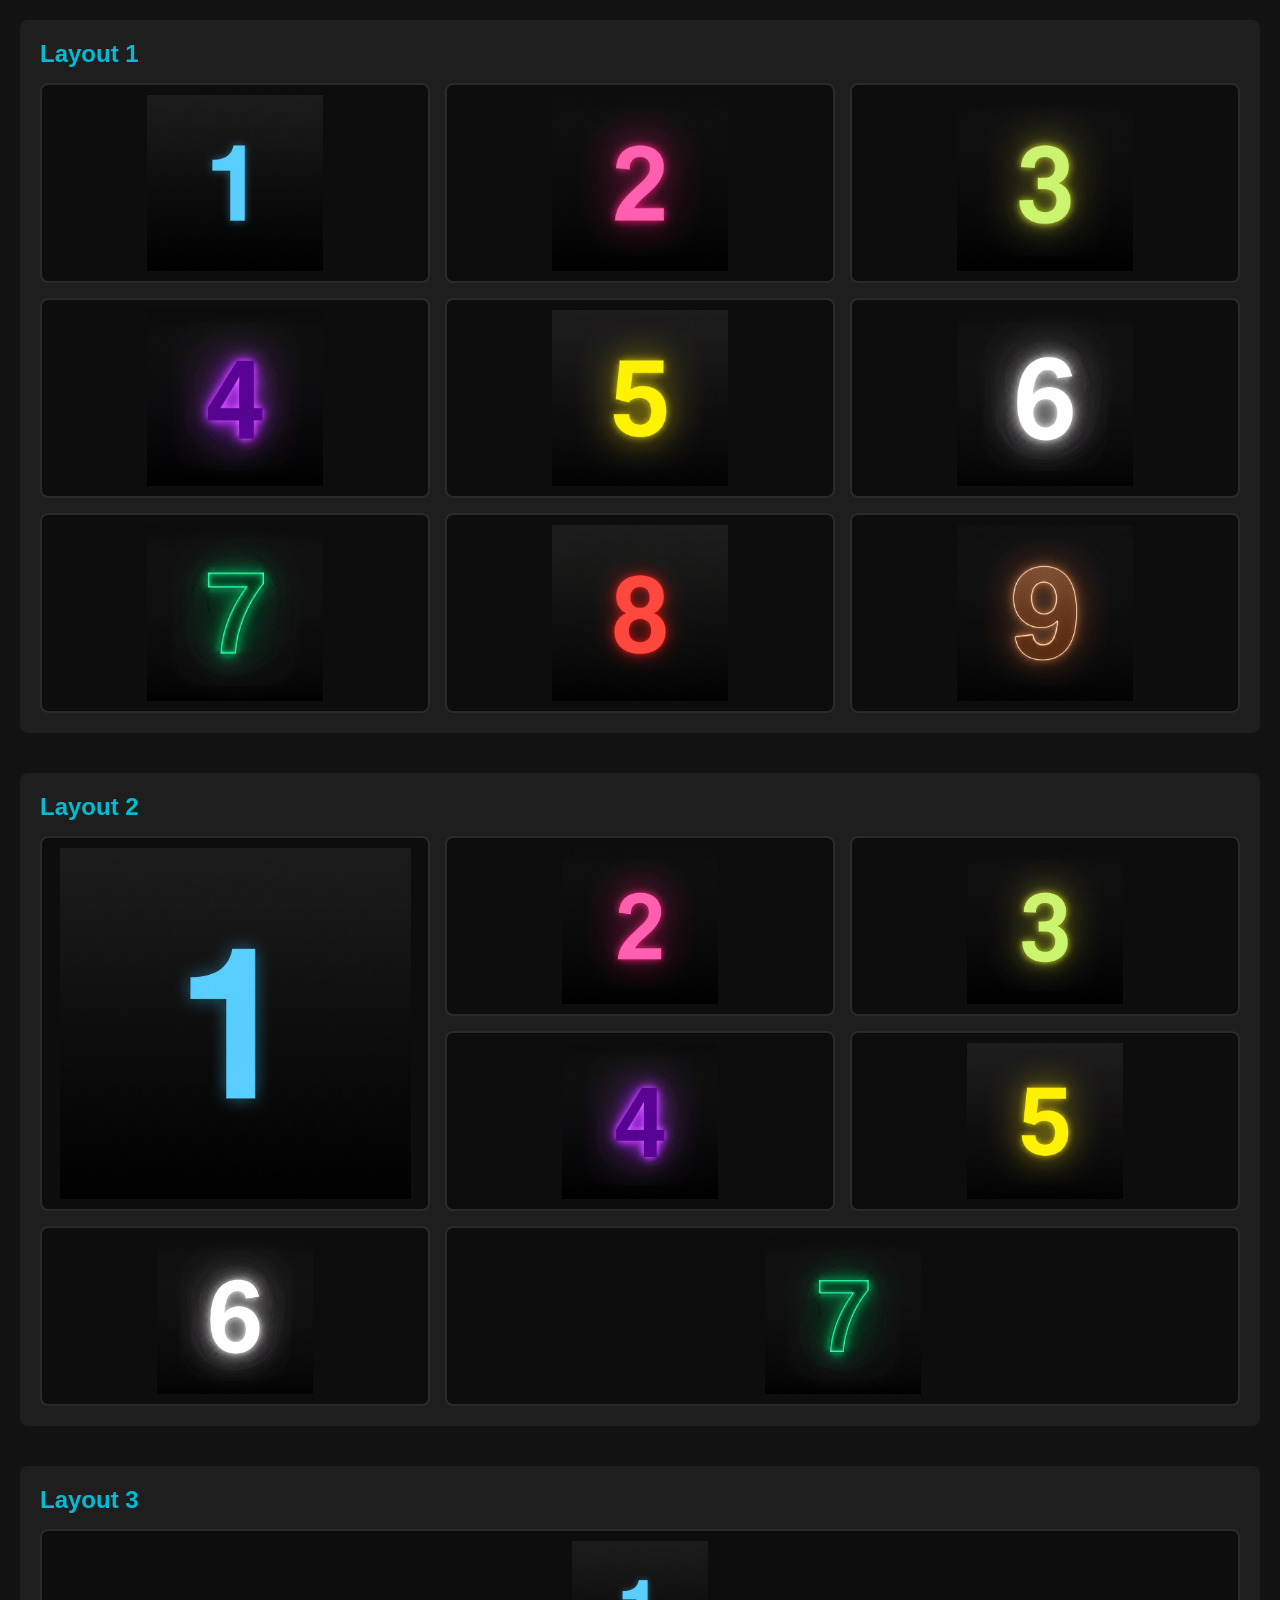
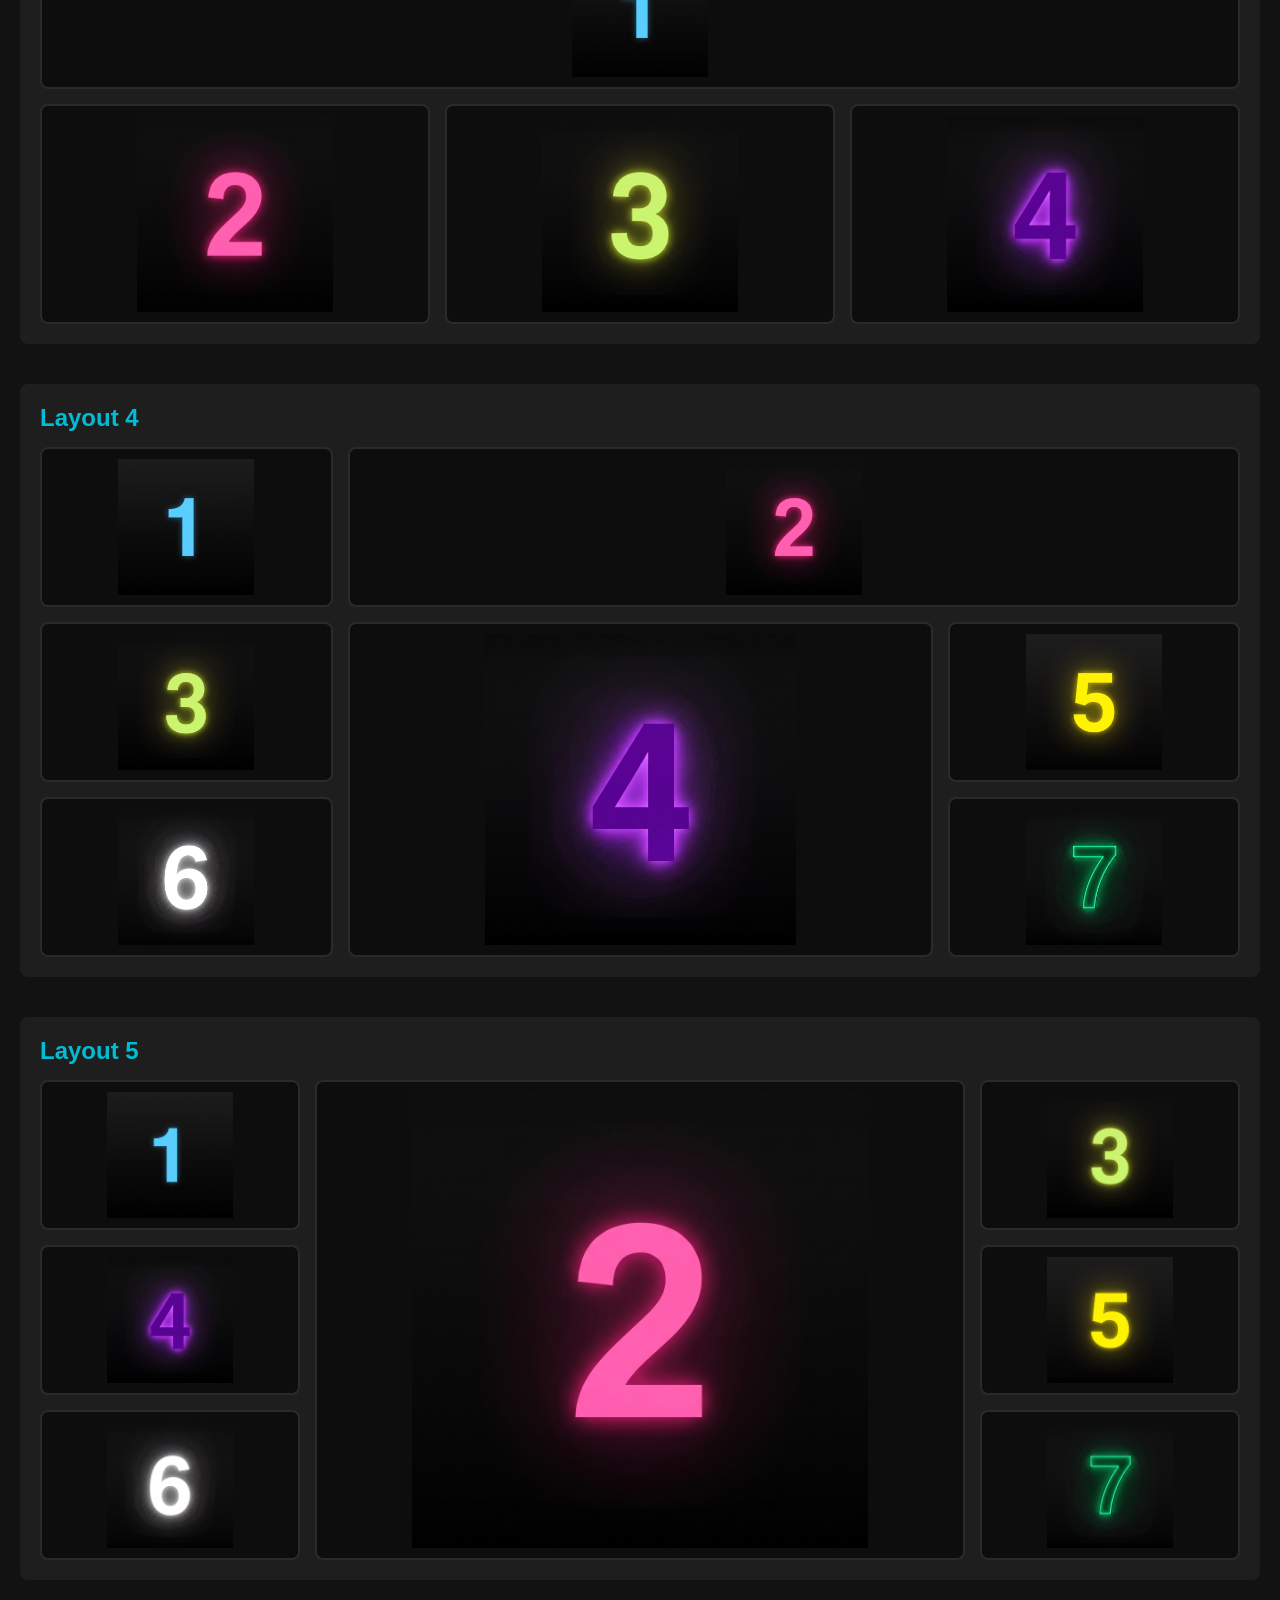
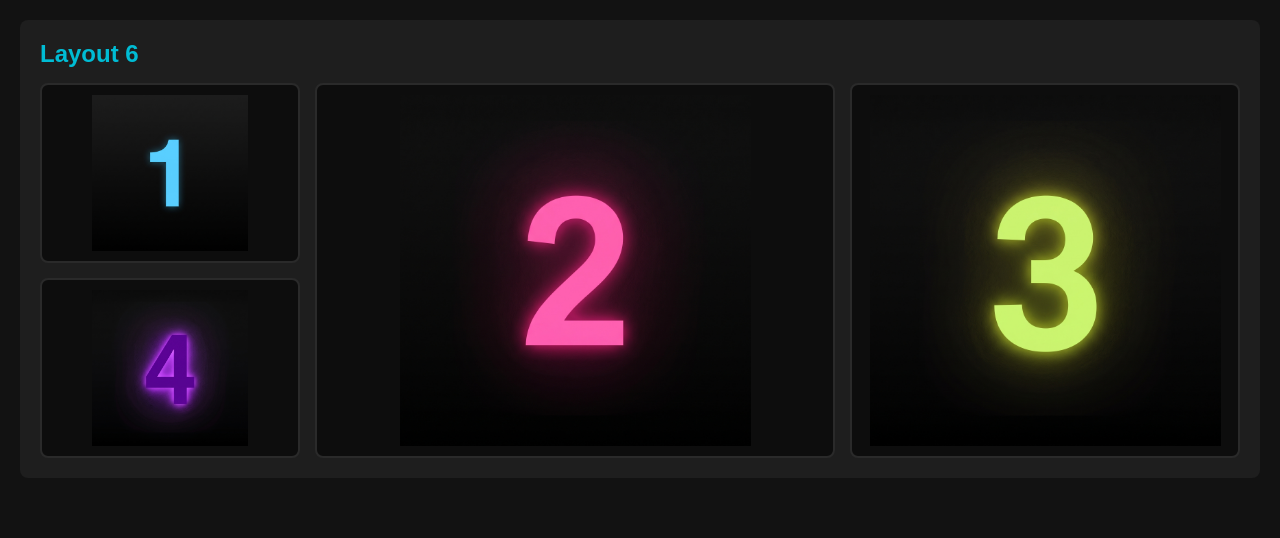
<file: Display grid/Grid_index.html>
<!DOCTYPE html>
<html lang="pt-BR">
<head>
    <meta charset="UTF-8">
    <meta name="viewport" content="width=device-width, initial-scale=1.0">
    <title>Exercícios Display Grid</title>
    <link rel="stylesheet" href="style.css">
</head>
<body>

    <h1 style="text-align: center; color: #fff;"></h1>

    <section class="container-exercicio">
        <h2>Layout 1</h2>
        <div class="grid-layout-1">
            <div class="item"><img src="1.jpg" alt="1"></div>
            <div class="item"><img src="2.jpg" alt="2"></div>
            <div class="item"><img src="3.jpg" alt="3"></div>
            <div class="item"><img src="4.jpg" alt="4"></div>
            <div class="item"><img src="5.jpg" alt="5"></div>
            <div class="item"><img src="6.jpg" alt="6"></div>
            <div class="item"><img src="7.jpg" alt="7"></div>
            <div class="item"><img src="8.jpg" alt="8"></div>
            <div class="item"><img src="9.jpg" alt="9"></div>
        </div>
    </section>
    <section class="container-exercicio">
        <h2>Layout 2</h2>
        <div class="grid-layout-2">
            <div class="item item-1"><img src="1.jpg" alt="1"></div>
            <div class="item"><img src="2.jpg" alt="2"></div>
            <div class="item"><img src="3.jpg" alt="3"></div>
            <div class="item"><img src="4.jpg" alt="4"></div>
            <div class="item"><img src="5.jpg" alt="5"></div>
            <div class="item item-6"><img src="6.jpg" alt="6"></div>
            <div class="item item-7"><img src="7.jpg" alt="7"></div>
        </div>
    </section>

    <section class="container-exercicio">
        <h2>Layout 3</h2>
        <div class="grid-layout-3">
            <div class="item item-1"><img src="1.jpg" alt="1"></div>
            <div class="item"><img src="2.jpg" alt="2"></div>
            <div class="item"><img src="3.jpg" alt="3"></div>
            <div class="item"><img src="4.jpg" alt="4"></div>
        </div>
    </section>

    <section class="container-exercicio">
        <h2>Layout 4</h2>
        <div class="grid-layout-4">
            <div class="item item-1"><img src="1.jpg" alt="1"></div>
            <div class="item item-2"><img src="2.jpg" alt="2"></div>
            <div class="item item-3"><img src="3.jpg" alt="3"></div>
            <div class="item item-4"><img src="4.jpg" alt="4"></div>
            <div class="item item-5"><img src="5.jpg" alt="5"></div>
            <div class="item item-6"><img src="6.jpg" alt="6"></div>
            <div class="item item-7"><img src="7.jpg" alt="7"></div>
        </div>
    </section>
    <section class="container-exercicio">
        <h2>Layout 5</h2>
        <div class="grid-layout-5">
            <div class="item"><img src="1.jpg" alt="1"></div>
            <div class="item item-2"><img src="2.jpg" alt="2"></div>
            <div class="item"><img src="3.jpg" alt="3"></div>
            <div class="item"><img src="4.jpg" alt="4"></div>
            <div class="item"><img src="5.jpg" alt="5"></div>
            <div class="item"><img src="6.jpg" alt="6"></div>
            <div class="item"><img src="7.jpg" alt="7"></div>
        </div>
    </section>
    <section class="container-exercicio">
        <h2>Layout 6</h2>
        <div class="grid-layout-6">
            <div class="item"><img src="1.jpg" alt="1"></div>
            <div class="item item-2"><img src="2.jpg" alt="2"></div>
            <div class="item item-3"><img src="3.jpg" alt="3"></div>
            <div class="item"><img src="4.jpg" alt="4"></div>
        </div>
    </section>

</body>
</html>
</file>
<file: SiteToyota/style.css>
body {
    font-family: 'Segoe UI', Tahoma, Geneva, Verdana, sans-serif;
    margin: 0;
    padding: 0;
    min-height: 100vh;
    background-color: #ffffff;
    color: #000000;
    scroll-behavior: smooth;
}

* {
    box-sizing: border-box;
}

.menu {
    background-color: #ffffff;
    height: 72px;
    position: relative;
    top: 0;
    z-index: 1000;
    border-bottom: 1px solid #eeeeee;
    box-shadow: 0 2px 6px rgba(0, 0, 0, 0.08);
}

.menu nav {
    max-width: 1400px;
    height: 100%;
    margin: 0 auto;
    padding: 0 40px;
    display: grid;
    grid-template-columns: 1fr auto 1fr;
    align-items: center;
}

.logo-container {
    display: flex;
    align-items: center;
    justify-content: flex-start;
}

#imgLogo {
    width: 145px;
    height: auto;
    display: block;
}

.menu-navegacao {
    list-style: none;
    margin: 0;
    padding: 0;
    display: flex;
    align-items: center;
    justify-content: center;
    gap: 32px;
}

.menu-navegacao a {
    position: relative;
    display: inline-block;
    text-decoration: none;
    color: #666666;
    font-weight: 500;
    font-size: 15px;
    padding: 8px 0;
}

.menu-navegacao a:hover,
.menu-navegacao a.active {
    color: #000000;
}

.menu-navegacao a::after {
    content: "";
    position: absolute;
    bottom: 0;
    left: 0;
    width: 0;
    height: 3px;
    background-color: #eb0a1e;
    transition: width 0.3s ease;
}

.menu-navegacao a:hover::after,
.menu-navegacao a.active::after {
    width: 100%;
}

.account-container {
    position: relative;
    display: flex;
    justify-content: flex-end;
    align-items: center;
}

.account-trigger {
    position: relative;
    display: flex;
    align-items: center;
    gap: 8px;
    background: none;
    border: none;
    font-family: inherit;
    font-size: 15px;
    font-weight: 500;
    color: #666666;
    cursor: pointer;
    padding: 8px 0;
    height: 72px;
}

.account-trigger:hover,
.account-trigger.active {
    color: #000000;
}

.account-trigger::after {
    content: "";
    position: absolute;
    bottom: 0;
    left: 0;
    width: 0;
    height: 3px;
    background-color: #eb0a1e;
    transition: width 0.3s ease;
}

.account-trigger:hover::after,
.account-trigger.active::after {
    width: 100%;
}

.toyota-card-modal {
    display: none;
    position: absolute;
    top: 72px;
    right: 0;
    width: 440px;
    background: #ffffff;
    box-shadow: 0 12px 32px rgba(0, 0, 0, 0.18);
    border-radius: 0 0 8px 8px;
    padding: 36px 32px;
    z-index: 1001;
    text-align: left;
}

.toyota-card-modal.show {
    display: block;
}

.card-title {
    font-size: 1.8rem;
    font-weight: 800;
    color: #000000;
    margin: 0 0 14px;
    line-height: 1.2;
    letter-spacing: -0.5px;
}

.card-subtitle {
    font-size: 0.95rem;
    color: #666666;
    margin: 0 0 28px;
    line-height: 1.45;
}

.cta-button {
    width: 100%;
    background-color: #eb0a1e;
    color: #ffffff;
    border: none;
    padding: 14px 24px;
    border-radius: 50px;
    font-family: inherit;
    font-weight: 700;
    font-size: 0.95rem;
    cursor: pointer;
    margin-bottom: 24px;
    display: inline-flex;
    align-items: center;
    justify-content: center;
    gap: 0;
    transition: background-color 0.3s ease, transform 0.3s ease, gap 0.3s ease;
}

.menu-list {
    display: flex;
    flex-direction: column;
}

.menu-item {
    border-top: 1px solid #eeeeee;
    padding: 18px 0;
}

.menu-header {
    display: flex;
    justify-content: space-between;
    align-items: center;
    cursor: pointer;
}

.menu-title-group {
    display: flex;
    align-items: center;
    gap: 14px;
    color: #666666;
    font-weight: 500;
    font-size: 15px;
    transition: color 0.2s ease;
}

.menu-header:hover .menu-title-group {
    color: #000000;
}

.menu-title-group svg {
    color: #666666;
    transition: color 0.2s ease;
}

.menu-header:hover .menu-title-group svg {
    color: #eb0a1e;
}

.menu-content {
    margin: 12px 0 0 34px;
    font-size: 0.9rem;
    color: #666666;
    line-height: 1.4;
}

.mega-menu {
    visibility: hidden;
    opacity: 0;
    transform: translateY(-12px);
    pointer-events: none;
    position: absolute;
    top: 72px;
    left: 0;
    width: 100%;
    background-color: #ffffff;
    border-bottom: 1px solid #e5e5e5;
    box-shadow: 0 10px 25px rgba(0, 0, 0, 0.08);
    z-index: 999;
    padding: 40px 0 50px;
    transition:
        opacity 0.25s ease,
        transform 0.25s ease,
        visibility 0.25s ease;
}

.mega-menu.show {
    visibility: visible;
    opacity: 1;
    transform: translateY(0);
    pointer-events: auto;
}

.mega-menu-container {
    max-width: 1200px;
    margin: 0 auto;
    padding: 0 40px;
    display: grid;
    grid-template-columns: 1fr 1fr 1.2fr;
    gap: 40px;
}

.mega-title {
    font-size: 11px;
    font-weight: 700;
    letter-spacing: 1px;
    color: #888888;
    text-transform: uppercase;
    margin: 0 0 24px;
}

.mega-col ul {
    list-style: none;
    padding: 0;
    margin: 0;
}

.mega-col ul li {
    margin-bottom: 16px;
}

.mega-col ul li a {
    position: relative;
    display: inline-block;
    text-decoration: none;
    color: #000000;
    font-weight: 600;
    font-size: 15px;
    padding-bottom: 4px;
}

.mega-col ul li a::after {
    content: "";
    position: absolute;
    bottom: 0;
    left: 0;
    width: 0;
    height: 3px;
    background-color: #eb0a1e;
    transition: width 0.3s ease;
}

.mega-col ul li a:hover::after {
    width: 100%;
}

.mega-account-card h2 {
    font-size: 20px;
    font-weight: 800;
    color: #000000;
    margin: 0 0 12px;
    line-height: 1.2;
}

.mega-account-card p {
    font-size: 13px;
    color: #666666;
    line-height: 1.5;
    margin: 0 0 24px;
}

.mega-btn-black {
    background-color: #000000;
    color: #ffffff;
    border: none;
    padding: 14px 28px;
    border-radius: 30px;
    font-family: inherit;
    font-weight: 700;
    font-size: 14px;
    cursor: pointer;
    display: inline-flex;
    align-items: center;
    justify-content: center;
    gap: 0;
    transition: background-color 0.3s ease, transform 0.3s ease, gap 0.3s ease;
}

.mega-btn-black span {
    display: none;
}

.hero-section {
    position: relative;
    height: calc(100vh - 72px);
    min-height: 600px;
    overflow: hidden;
    background-color: #111111;
}

.hero-bg {
    width: 100%;
    height: 100%;
    object-fit: cover;
    display: block;
}

.hero-section::after {
    content: "";
    position: absolute;
    inset: 0;
    background: linear-gradient(
        to top,
        rgba(0, 0, 0, 0.65),
        rgba(0, 0, 0, 0.05) 65%
    );
}

.hero-content {
    position: absolute;
    left: 8%;
    bottom: 12%;
    z-index: 2;
    color: #ffffff;
}

.hero-content h1 {
    margin: 0 0 12px;
    font-size: 52px;
    font-weight: 600;
    letter-spacing: -1px;
}

.hero-content p {
    margin: 0 0 25px;
    font-size: 22px;
}

.btn-primary {
    padding: 13px 25px;
    border: none;
    border-radius: 30px;
    background-color: #000000;
    color: #ffffff;
    font-family: inherit;
    font-size: 14px;
    font-weight: 600;
    cursor: pointer;
    display: inline-flex;
    align-items: center;
    justify-content: center;
    gap: 0;
    transition: background-color 0.3s ease, transform 0.3s ease, gap 0.3s ease;
}

.sec-padding {
    padding: 70px 5%;
}

.explore-section h2,
.tools-section h2,
.discover-section h2 {
    margin: 0 0 35px;
    text-align: center;
    font-size: 34px;
    font-weight: 500;
}

.tabs {
    display: flex;
    justify-content: center;
    align-items: center;
    flex-wrap: wrap;
    gap: 12px;
    margin: 0 0 40px;
    padding: 0;
    list-style: none;
}

.tabs li {
    padding: 10px 20px;
    border: 1px solid #dddddd;
    border-radius: 30px;
    background-color: #ffffff;
    color: #555555;
    font-size: 14px;
    font-weight: 500;
    cursor: pointer;
    transition: all 0.3s ease;
}

.tabs li:hover {
    border-color: #000000;
    color: #000000;
}

.tabs li.active {
    background-color: #000000;
    border-color: #000000;
    color: #ffffff;
}

.car-cards-container {
    display: flex;
    justify-content: center;
    gap: 25px;
    flex-wrap: wrap;
}

.car-card {
    width: 620px;
    height: 286px;
    display: grid;
    grid-template-columns: 1fr 1fr;
    background-color: #a3a398;
    border-radius: 7px;
    overflow: hidden;
    position: relative;
}

.car-card > img {
    width: 100%;
    height: 100%;
    object-fit: cover;
    display: block;
}

.car-info {
    padding: 22px 20px;
    display: flex;
    flex-direction: column;
    justify-content: space-between;
}

.badge {
    position: absolute;
    top: 8px;
    left: 8px;
    z-index: 2;
    padding: 5px 9px;
    background-color: #000000;
    color: #ffffff;
    border-radius: 3px;
    font-size: 10px;
    font-weight: 700;
}

.car-info h3 {
    margin: 0;
    font-size: 21px;
    font-weight: 600;
    color: #000000;
}

.car-info p {
    margin: 0;
    color: #000000;
    font-size: 14px;
}

.price-row {
    display: flex;
    align-items: flex-end;
    gap: 22px;
}

.price {
    font-size: 20px;
    font-weight: 400;
    color: #000000;
}

.mpg {
    color: #000000;
    font-size: 18px;
    font-weight: 400;
}

.card-actions {
    display: flex;
    align-items: center;
    gap: 24px;
}

.card-actions .btn-primary {
    padding: 10px 28px;
    font-size: 13px;
}

.card-actions a {
    color: #000000;
    font-size: 13px;
    font-weight: 600;
    text-decoration: none;
}

.card-actions a::after {
    content: "›";
    margin-left: 6px;
    font-size: 18px;
}

.card-actions a:hover {
    text-decoration: underline;
}

.explore-footer {
    display: flex;
    justify-content: center;
    align-items: center;
    gap: 25px;
    margin-top: 40px;
}

.btn-outline {
    padding: 13px 25px;
    border: 1px solid #000000;
    border-radius: 30px;
    background-color: transparent;
    color: #000000;
    font-family: inherit;
    font-size: 14px;
    font-weight: 600;
    cursor: pointer;
    display: inline-flex;
    align-items: center;
    justify-content: center;
    gap: 0;
    transition: background-color 0.3s ease, color 0.3s ease, transform 0.3s ease, gap 0.3s ease;
}

.explore-footer a {
    color: #000000;
    font-size: 14px;
    font-weight: 600;
    text-decoration: none;
}

.explore-footer a:hover {
    text-decoration: underline;
}

.bg-light {
    background-color: #f5f5f5;
}

.tools-grid {
    max-width: 1100px;
    margin: 0 auto;
    display: grid;
    grid-template-columns: repeat(4, 1fr);
    gap: 20px;
}

.tool-card {
    min-height: 150px;
    padding: 30px 20px;
    background-color: #ffffff;
    border-radius: 8px;
    display: flex;
    flex-direction: column;
    align-items: center;
    justify-content: center;
    gap: 18px;
    text-align: center;
    cursor: pointer;
    transition: transform 0.3s ease, box-shadow 0.3s ease;
}

.tool-card:hover {
    transform: translateY(-4px);
    box-shadow: 0 8px 20px rgba(0, 0, 0, 0.08);
}

.tool-card img {
    width: 50px;
    height: 50px;
    object-fit: contain;
}

.tool-card span {
    font-size: 14px;
    font-weight: 600;
}

.ev-banner {
    position: relative;
    height: 650px;
    overflow: hidden;
}

.ev-bg {
    width: 100%;
    height: 100%;
    object-fit: cover;
    display: block;
}

.ev-banner::after {
    content: "";
    position: absolute;
    inset: 0;
    background: linear-gradient(
        to bottom,
        rgba(0, 0, 0, 0.45),
        rgba(0, 0, 0, 0.05) 45%,
        rgba(0, 0, 0, 0.1)
    );
}

.ev-content {
    position: absolute;
    top: 52px;
    left: 50%;
    transform: translateX(-50%);
    z-index: 2;
    width: 90%;
    max-width: 650px;
    text-align: center;
    color: #ffffff;
}

.ev-content h2 {
    margin: 0 0 18px;
    font-size: 30px;
    font-weight: 700;
    line-height: 1.2;
}

.btn-primary-white {
    padding: 11px 28px;
    border: none;
    border-radius: 30px;
    background-color: #ffffff;
    color: #000000;
    font-family: inherit;
    font-size: 13px;
    font-weight: 600;
    cursor: pointer;
    display: inline-flex;
    align-items: center;
    justify-content: center;
    gap: 0;
    transition: background-color 0.3s ease, color 0.3s ease, transform 0.3s ease, gap 0.3s ease;
}

.discover-grid {
    max-width: 1200px;
    margin: 0 auto;
    display: grid;
    grid-template-columns: 1.4fr 1fr;
    gap: 20px;
}

.discover-card {
    position: relative;
    overflow: hidden;
    background-color: #111111;
    border-radius: 8px;
}

.discover-card img {
    width: 100%;
    height: 100%;
    object-fit: cover;
    display: block;
}

.discover-card.large {
    min-height: 500px;
}

.discover-small-grid {
    display: grid;
    grid-template-rows: 1fr 1fr;
    gap: 20px;
}

.discover-card.small {
    min-height: 240px;
}

.discover-card::after {
    content: "";
    position: absolute;
    inset: 0;
    background: linear-gradient(
        to top,
        rgba(0, 0, 0, 0.7),
        rgba(0, 0, 0, 0.05)
    );
}

.discover-info {
    position: absolute;
    left: 25px;
    right: 25px;
    bottom: 25px;
    z-index: 2;
    color: #ffffff;
}

.discover-info span {
    display: block;
    margin-bottom: 10px;
    font-size: 11px;
    font-weight: 700;
    letter-spacing: 1px;
}

.discover-info h3 {
    margin: 0 0 18px;
    font-size: 23px;
    font-weight: 500;
    line-height: 1.25;
}

.discover-card.small .discover-info h3 {
    font-size: 19px;
}

.btn-primary::after,
.btn-primary-white::after,
.btn-primary,
.cta-button::after,
.mega-btn-black::after,
.btn-outline::after {
    transition:
        width 0.3s ease,
        margin-left 0.3s ease,
        opacity 0.3s ease,
        transform 0.3s ease;
}

.btn-primary::after,
.btn-primary-white::after,
.cta-button::after,
.mega-btn-black::after,
.btn-outline::after {
    content: "›";
    display: block;
    width: 0;
    margin-left: 0;
    opacity: 0;
    overflow: hidden;
    font-size: 20px;
    line-height: 1;
    transform: translateX(-6px);
}

.btn-primary:hover,
.btn-primary-white:hover,
.cta-button:hover,
.mega-btn-black:hover,
.btn-outline:hover {
    gap: 8px;
    transform: translateY(-2px);
}

.btn-primary:hover::after,
.btn-primary-white:hover::after,
.cta-button:hover::after,
.mega-btn-black:hover::after,
.btn-outline:hover::after {
    width: 12px;
    margin-left: 2px;
    opacity: 1;
    transform: translateX(0);
}

.btn-primary:hover {
    background-color: #333333;
}

.btn-primary-white:hover {
    background-color: #eeeeee;
    color: #000000;
}

.cta-button:hover {
    background-color: #cc0014;
}

.mega-btn-black:hover {
    background-color: #333333;
}

.btn-outline:hover {
    background-color: #000000;
    color: #ffffff;
}

footer,
.footer-container {
    background-color: #f4f4f4;
    color: #000000;
    font-family: 'Segoe UI', Tahoma, Geneva, Verdana, sans-serif;
    padding: 42px 30px 32px;
}

.footer-top-bar {
    display: flex;
    flex-direction: column;
    align-items: center;
    gap: 28px;
    padding-bottom: 32px;
    margin-bottom: 42px;
    border-bottom: 1px solid #d8d8d8;
}

.footer-top-links {
    display: flex;
    align-items: center;
    justify-content: center;
    flex-wrap: wrap;
    gap: 30px;
}

.footer-top-links a {
    position: relative;
    color: #555555;
    text-decoration: none;
    font-size: 12px;
    font-weight: 600;
    letter-spacing: 0.4px;
    text-transform: uppercase;
    padding: 6px 0;
}

.footer-top-links a::after {
    content: "";
    position: absolute;
    left: 0;
    bottom: 0;
    width: 0;
    height: 2px;
    background-color: #eb0a1e;
    transition: width 0.3s ease;
}

.footer-top-links a:hover {
    color: #000000;
}

.footer-top-links a:hover::after {
    width: 100%;
}

.footer-top-links a.privacy-choices {
    color: #555555;
    display: inline-flex;
    align-items: center;
    gap: 7px;
}

.footer-top-links a.privacy-choices:hover {
    color: #000000;
}

.privacy-toggle {
    display: inline-flex;
    align-items: center;
    gap: 3px;
    padding: 2px 6px;
    border-radius: 12px;
    background-color: #0066cc;
    color: #ffffff;
    font-size: 9px;
    font-weight: 700;
    transition: transform 0.3s ease;
}

.footer-top-links a:hover .privacy-toggle {
    transform: scale(1.05);
}

.footer-top-bottom-row {
    display: flex;
    align-items: center;
    justify-content: center;
    gap: 22px;
    flex-wrap: wrap;
}

.btn-manage-preferences {
    position: relative;
    background-color: #eb0a1e;
    color: #ffffff;
    border: none;
    border-radius: 50px;
    padding: 11px 26px;
    font-family: inherit;
    font-size: 13px;
    font-weight: 700;
    cursor: pointer;
    display: inline-flex;
    align-items: center;
    justify-content: center;
    gap: 0;
    transition: background-color 0.3s ease, transform 0.3s ease, gap 0.3s ease;
}

.btn-manage-preferences::after {
    content: "›";
    width: 0;
    margin-left: 0;
    opacity: 0;
    overflow: hidden;
    font-size: 20px;
    line-height: 1;
    transform: translateX(-6px);
    transition: width 0.3s ease, margin-left 0.3s ease, opacity 0.3s ease, transform 0.3s ease;
}

.btn-manage-preferences:hover {
    background-color: #cc0014;
    transform: translateY(-2px);
    gap: 8px;
}

.btn-manage-preferences:hover::after {
    width: 12px;
    margin-left: 2px;
    opacity: 1;
    transform: translateX(0);
}

.social-icons {
    display: flex;
    align-items: center;
    gap: 10px;
}

.social-icon {
    position: relative;
    display: flex;
    align-items: center;
    justify-content: center;
    width: 38px;
    height: 38px;
    border: 1px solid #bdbdbd;
    border-radius: 50%;
    color: #333333;
    background-color: transparent;
    text-decoration: none;
    overflow: hidden;
    transition: background-color 0.3s ease, color 0.3s ease, border-color 0.3s ease, transform 0.3s ease;
}

.social-icon:hover {
    background-color: #000000;
    border-color: #000000;
    color: #ffffff;
    transform: translateY(-3px);
}

.footer-columns {
    display: grid;
    grid-template-columns: repeat(5, 1fr);
    gap: 38px;
    max-width: 1280px;
    margin: 0 auto 48px;
    padding-bottom: 28px;
    border-bottom: 1px solid #d8d8d8;
}

.footer-column {
    min-width: 0;
}

.footer-column h3 {
    position: relative;
    display: inline-block;
    font-size: 12px;
    font-weight: 700;
    letter-spacing: 0.7px;
    color: #000000;
    margin: 0 0 20px;
    padding-bottom: 7px;
    text-transform: uppercase;
}

.footer-column h3::after {
    content: "";
    position: absolute;
    left: 0;
    bottom: 0;
    width: 0;
    height: 2px;
    background-color: #eb0a1e;
    transition: width 0.3s ease;
}

.footer-column:hover h3::after {
    width: 100%;
}

.footer-column ul {
    list-style: none;
    padding: 0;
    margin: 0;
}

.footer-column li {
    margin-bottom: 11px;
}

.footer-column a {
    position: relative;
    display: inline-block;
    color: #555555;
    text-decoration: none;
    font-size: 12px;
    line-height: 1.45;
    padding-bottom: 3px;
    transition: color 0.3s ease;
}

.footer-column a::after {
    content: "";
    position: absolute;
    left: 0;
    bottom: 0;
    width: 0;
    height: 2px;
    background-color: #eb0a1e;
    transition: width 0.3s ease;
}

.footer-column a:hover {
    color: #000000;
}

.footer-column a:hover::after {
    width: 100%;
}

.external-icon {
    font-size: 10px;
    margin-left: 3px;
    display: inline-block;
    transition: transform 0.3s ease;
}

.footer-column a:hover .external-icon {
    transform: translate(2px, -2px);
}

.footer-bottom {
    display: flex;
    flex-direction: column;
    align-items: center;
    text-align: center;
    gap: 20px;
    max-width: 1280px;
    margin: 0 auto;
}

.footer-logo {
    display: flex;
    align-items: center;
    justify-content: center;
    margin-bottom: 4px;
}

.footer-logo img {
    width: 150px;
    max-height: 70px;
    height: auto;
    object-fit: contain;
    transition: transform 0.3s ease;
}

.footer-logo:hover img {
    transform: scale(1.05);
}

.footer-bottom-main-links {
    display: flex;
    align-items: center;
    justify-content: center;
    flex-wrap: wrap;
    gap: 26px;
}

.footer-bottom-main-links a {
    position: relative;
    color: #000000;
    text-decoration: none;
    font-size: 14px;
    font-weight: 600;
    padding-bottom: 4px;
}

.footer-bottom-main-links a::after {
    content: "";
    position: absolute;
    left: 0;
    bottom: 0;
    width: 0;
    height: 2px;
    background-color: #eb0a1e;
    transition: width 0.3s ease;
}

.footer-bottom-main-links a:hover::after {
    width: 100%;
}

.footer-copyright {
    color: #666666;
    font-size: 11px;
    line-height: 1.5;
    margin: 3px 0;
}

.footer-legal-links {
    display: flex;
    align-items: center;
    justify-content: center;
    flex-wrap: wrap;
    gap: 11px;
}

.footer-legal-links a {
    position: relative;
    color: #555555;
    text-decoration: none;
    font-size: 11px;
    font-weight: 500;
    padding-bottom: 3px;
}

.footer-legal-links a::after {
    content: "";
    position: absolute;
    left: 0;
    bottom: 0;
    width: 0;
    height: 1px;
    background-color: #eb0a1e;
    transition: width 0.3s ease;
}

.footer-legal-links a:hover {
    color: #000000;
}

.footer-legal-links a:hover::after {
    width: 100%;
}

.footer-legal-links .separator {
    color: #999999;
    font-size: 11px;
}

.hero-slides-container {
    position: relative;
    width: 100%;
    height: 100%;
}

.hero-slide {
    position: absolute;
    inset: 0;
    width: 100%;
    height: 100%;
    opacity: 0;
    visibility: hidden;
    transition: opacity 0.6s ease, visibility 0.6s ease;
}

.hero-slide.active {
    opacity: 1;
    visibility: visible;
}

.hero-slide .hero-bg {
    width: 100%;
    height: 100%;
    object-fit: cover;
    display: block;
}

.hero-arrow {
    position: absolute;
    top: 50%;
    transform: translateY(-50%);
    z-index: 5;
    width: 48px;
    height: 48px;
    border: 1px solid rgba(255, 255, 255, 0.7);
    border-radius: 50%;
    background: rgba(0, 0, 0, 0.35);
    color: #ffffff;
    font-size: 36px;
    font-family: Arial, sans-serif;
    line-height: 1;
    cursor: pointer;
    display: flex;
    align-items: center;
    justify-content: center;
    transition: background-color 0.3s ease, transform 0.3s ease;
}

.hero-arrow.prev {
    left: 30px;
}

.hero-arrow.next {
    right: 30px;
}

.hero-arrow:hover {
    background-color: rgba(0, 0, 0, 0.7);
    transform: translateY(-50%) scale(1.05);
}

.hero-dots {
    position: absolute;
    bottom: 28px;
    left: 50%;
    transform: translateX(-50%);
    z-index: 5;
    display: flex;
    align-items: center;
    justify-content: center;
    gap: 9px;
}

.hero-dot {
    width: 9px;
    height: 9px;
    padding: 0;
    border: none;
    border-radius: 50%;
    background-color: rgba(255, 255, 255, 0.55);
    cursor: pointer;
    transition: width 0.3s ease, background-color 0.3s ease;
}

.hero-dot.active {
    width: 28px;
    border-radius: 10px;
    background-color: #ffffff;
}

@media (max-width: 1100px) {
    .footer-columns {
        grid-template-columns: repeat(3, 1fr);
        gap: 35px 25px;
    }
}

@media (max-width: 900px) {
    footer,
    .footer-container {
        padding: 36px 24px 28px;
    }

    .footer-columns {
        grid-template-columns: repeat(2, 1fr);
        gap: 35px 25px;
    }

    .footer-top-links {
        gap: 20px;
    }
}

@media (max-width: 600px) {
    footer,
    .footer-container {
        padding: 32px 18px 25px;
    }

    .footer-top-bar {
        gap: 22px;
        margin-bottom: 32px;
    }

    .footer-top-links {
        flex-direction: column;
        gap: 14px;
    }

    .footer-top-bottom-row {
        flex-direction: column;
    }

    .footer-columns {
        grid-template-columns: 1fr;
        gap: 28px;
        margin-bottom: 35px;
    }

    .footer-column {
        text-align: center;
    }

    .footer-column h3 {
        margin-bottom: 15px;
    }

    .footer-column h3::after {
        left: 50%;
        transform: translateX(-50%);
    }

    .footer-column:hover h3::after {
        width: 35px;
    }

    .footer-column a::after {
        left: 50%;
        transform: translateX(-50%);
    }

    .footer-column a:hover::after {
        width: 100%;
    }

    .footer-logo img {
        width: 135px;
    }

    .footer-bottom-main-links {
        gap: 18px;
    }

    .footer-legal-links {
        gap: 8px;
    }
}
@media (max-width: 900px) {
    .hero-arrow {
        width: 42px;
        height: 42px;
        font-size: 30px;
    }

    .hero-arrow.prev {
        left: 18px;
    }

    .hero-arrow.next {
        right: 18px;
    }
}

@media (max-width: 600px) {
    .hero-arrow {
        width: 38px;
        height: 38px;
        font-size: 27px;
    }

    .hero-arrow.prev {
        left: 12px;
    }

    .hero-arrow.next {
        right: 12px;
    }

    .hero-dots {
        bottom: 18px;
    }

    .hero-content h1 {
        font-size: 38px;
    }

    .hero-content p {
        font-size: 18px;
    }
}
</file>
<file: CorporateFlix/Aula.css>
:root {
    --bg-dark: #141414;
    --text-main: #ffffff;
    --text-muted: #b3b3b3;
    --accent-color: #e50914;
}

body {
    font-family: 'Inter', sans-serif;
    margin: 0;
    padding: 0;
    background-color: var(--bg-dark);
    color: var(--text-main);
    overflow-y: auto;
    scrollbar-width: thin;
    scrollbar-color: #333 var(--bg-dark);
}

.welcome-container {
    position: relative;
    height: 100vh;
    display: flex;
    align-items: center;
    justify-content: flex-start;
    padding-left: 10%;
    overflow: hidden;
}

.bg-video {
    position: absolute;
    top: 0;
    left: 0;
    width: 100%;
    height: 100%;
    object-fit: cover;
    z-index: 1;
}

.video-overlay {
    position: absolute;
    top: 0;
    left: 0;
    width: 100%;
    height: 100%;
    background: linear-gradient(90deg, rgba(20,20,20,1) 0%, rgba(20,20,20,0.6) 50%, rgba(20,20,20,0) 100%);
    z-index: 2;
}

.welcome-text {
    position: relative;
    z-index: 3;
    color: #fff;
    max-width: 600px;
}

.welcome-text .badge {
    background-color: var(--accent-color);
    color: white;
    padding: 0.3rem 0.6rem;
    border-radius: 4px;
    font-size: 0.8rem;
    font-weight: 800;
    text-transform: uppercase;
    margin-bottom: 1rem;
    display: inline-block;
}

.welcome-text h1 {
    font-size: 3.5rem;
    font-weight: 800;
    margin: 0 0 1rem 0;
    line-height: 1.1;
}

.welcome-text p {
    font-size: 1.2rem;
    color: var(--text-muted);
    line-height: 1.6;
}

.lesson-body {
    padding: 2rem;
}

.lesson-container {
    max-width: 1000px;
    margin: 0 auto;
}

.video-header {
    margin-bottom: 1.5rem;
}

.module-title {
    color: var(--accent-color);
    font-weight: 800;
    font-size: 0.9rem;
    text-transform: uppercase;
    letter-spacing: 1px;
}

.video-header h1 {
    margin: 0.5rem 0 0 0;
    font-size: 2rem;
}

.video-wrapper {
    width: 100%;
    aspect-ratio: 16 / 9;
    background-color: #000;
    border-radius: 12px;
    overflow: hidden;
    box-shadow: 0 10px 30px rgba(0,0,0,0.5);
    margin-bottom: 2rem;
}

.main-video {
    width: 100%;
    height: 100%;
    object-fit: cover;
}

.lesson-content {
    background-color: #1f1f1f;
    padding: 2rem;
    border-radius: 12px;
}

.content-header {
    display: flex;
    justify-content: space-between;
    align-items: center;
    border-bottom: 1px solid #333;
    padding-bottom: 1rem;
    margin-bottom: 1.5rem;
}

.content-header h2 {
    margin: 0;
    font-size: 1.4rem;
}

.btn-download {
    background-color: #333;
    color: white;
    border: none;
    padding: 0.6rem 1.2rem;
    border-radius: 6px;
    font-weight: 600;
    cursor: pointer;
    transition: background 0.2s;
}

.btn-download:hover {
    background-color: #444;
}

.lesson-content p {
    color: var(--text-muted);
    line-height: 1.7;
    margin: 0;
}
</file>
<file: Display grid/style.css>
* {
    box-sizing: border-box;
    margin: 0;
    padding: 0;
}

body {
    background-color: #121212;
    font-family: Arial, sans-serif;
    padding: 20px;
    color: #fff;
}

.container-exercicio {
    background-color: #1e1e1e;
    padding: 20px;
    margin-bottom: 40px;
    border-radius: 8px;
}

.container-exercicio h2 {
    margin-bottom: 15px;
    color: #00bcd4;
}

.item {
    background-color: #0d0d0d;
    border: 2px solid #2a2a2a;
    border-radius: 8px;
    overflow: hidden;
    display: flex;
    justify-content: center;
    align-items: center;
    padding: 10px;
}

.item img {
    max-width: 100%;
    max-height: 100%;
    object-fit: contain;
    display: block;
}

.grid-layout-1 {
    display: grid;
    grid-template-columns: repeat(3, 1fr);
    grid-template-rows: repeat(3, 200px);
    gap: 15px;
}

.grid-layout-2 {
    display: grid;
    grid-template-columns: repeat(3, 1fr);
    grid-template-rows: repeat(3, 180px);
    gap: 15px;
}
.grid-layout-2 .item-1 { grid-row: span 2; }
.grid-layout-2 .item-7 { grid-column: span 2; }

.grid-layout-3 {
    display: grid;
    grid-template-columns: repeat(3, 1fr);
    grid-template-rows: 160px 220px;
    gap: 15px;
}
.grid-layout-3 .item-1 { grid-column: 1 / -1; }

.grid-layout-4 {
    display: grid;
    grid-template-columns: 1fr 2fr 1fr;
    grid-template-rows: repeat(3, 160px);
    gap: 15px;
}
.grid-layout-4 .item-2 { grid-column: 2 / -1; }
.grid-layout-4 .item-4 { grid-row: span 2; }

.grid-layout-5 {
    display: grid;
    grid-template-columns: 1fr 2.5fr 1fr;
    grid-template-rows: repeat(3, 150px);
    gap: 15px;
}
.grid-layout-5 .item-2 {
    grid-row: 1 / -1;
    grid-column: 2;
}

.grid-layout-6 {
    display: grid;
    grid-template-columns: 1fr 2fr 1.5fr;
    grid-template-rows: repeat(2, 180px);
    gap: 15px;
}
.grid-layout-6 .item-2 { grid-row: 1 / -1; grid-column: 2; }
.grid-layout-6 .item-3 { grid-row: 1 / -1; grid-column: 3; }
</file>
